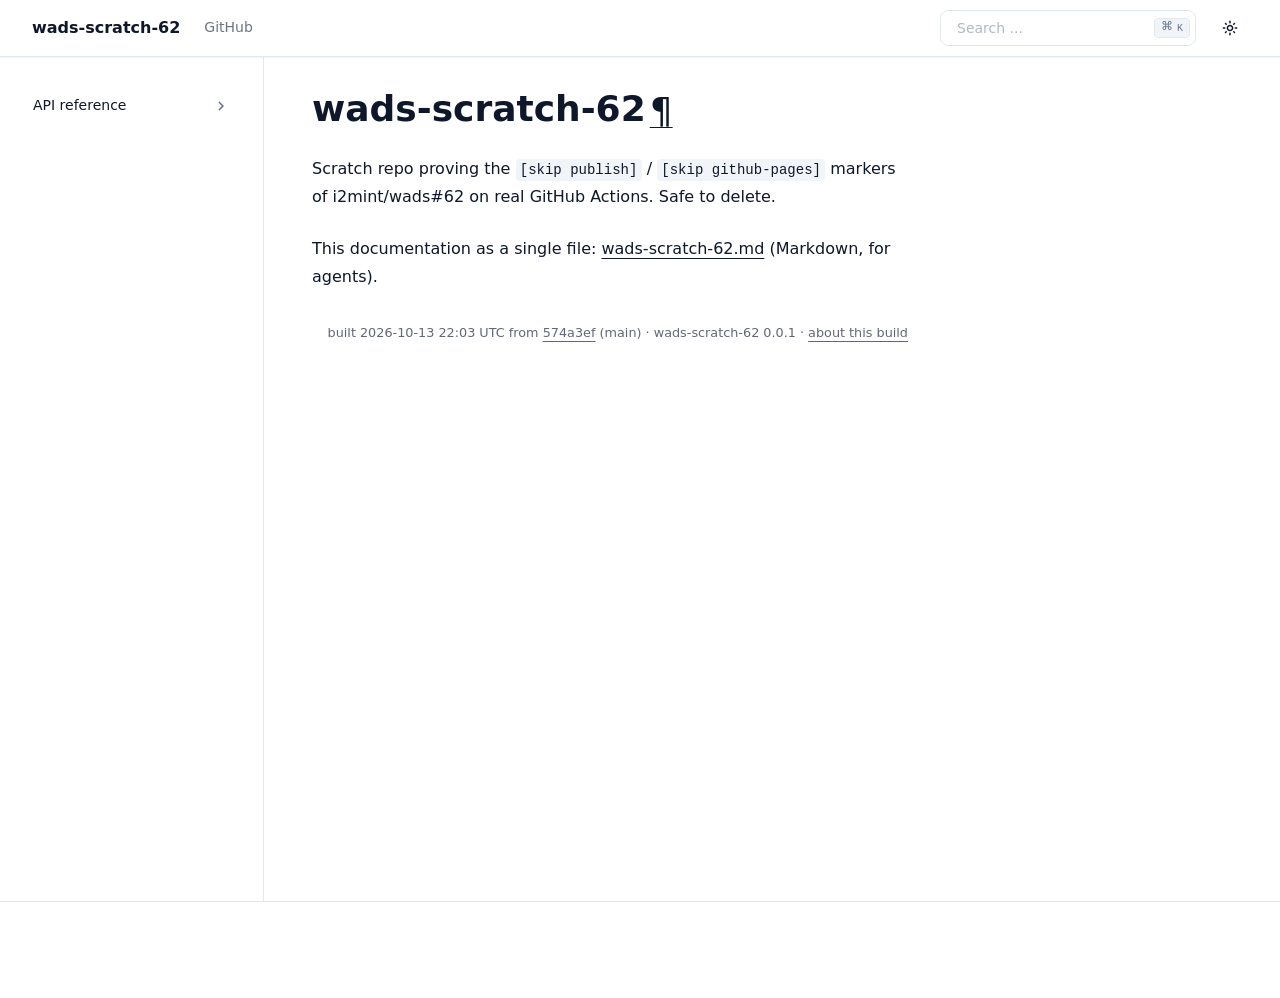
<file: index.html>
<!DOCTYPE html>

<html :class="{ 'dark' : darkMode === true }" data-content_root="./" lang="en" x-data="{ darkMode: $persist(window.matchMedia('(prefers-color-scheme: dark)').matches), activeSection: ''}">
<head>
<script>
    (function () {
      // Set initial color scheme
      if ((localStorage.getItem("_x_darkMode") === "true") || (window.matchMedia("(prefers-color-scheme: dark)").matches)) {
        document.documentElement.classList.add("dark");
      }

      // Watch for media preference changes
      window.matchMedia("(prefers-color-scheme: dark)").addEventListener("change", (event) => {
        localStorage.setItem("_x_darkMode", event.matches);
        document.documentElement.classList.toggle("dark", event.matches);
      });
    })();
  </script>
<meta content="width=device-width, initial-scale=1.0" name="viewport"/>
<meta charset="utf-8"/>
<meta content="#ffffff" media="(prefers-color-scheme: light)" name="theme-color"/>
<meta content="#030711" media="(prefers-color-scheme: dark)" name="theme-color"/>
<meta content="width=device-width, initial-scale=1" name="viewport"/>
<link href="index.html.md" rel="alternate" type="text/markdown"/>
<link href="llms.txt" rel="describedby" type="text/markdown"/>
<link href="index.html.md" rel="alternate" type="text/markdown"/>
<link href="llms.txt" rel="describedby"/>
<title>wads-scratch-62</title>
<meta content="wads-scratch-62" property="og:title"/>
<meta content="wads-scratch-62" name="twitter:title"/>
<link href="_static/pygments.css?v=d75fae25" rel="stylesheet" type="text/css"/>
<link href="_static/theme.css?v=d6d7c91b" rel="stylesheet" type="text/css"/>
<link href="_static/copybutton.css?v=76b2166b" rel="stylesheet" type="text/css"/>
<link href="_static/epythet.css?v=46d56a7f" rel="stylesheet" type="text/css"/>
<link href="search.html" rel="search" title="Search"/>
<link href="genindex.html" rel="index" title="Index"/>
<link href="api.html" rel="next" title="API reference"/>
</head>
<body :class="{ 'overflow-hidden': showSidebar }" class="min-h-screen font-sans antialiased bg-background text-foreground" x-data="{ showSidebar: false, showScrollTop: false }">
<div @click.self="showSidebar = false" class="fixed inset-0 z-50 overflow-hidden bg-background/80 backdrop-blur-sm md:hidden" x-cloak="" x-show="showSidebar"></div><div class="relative flex flex-col min-h-screen" id="page"><a class="absolute top-0 left-0 z-[100] block bg-background p-4 text-xl transition -translate-x-full opacity-0 focus:translate-x-0 focus:opacity-100" href="#content">
      Skip to content
    </a><header class="sticky top-0 z-40 w-full border-b shadow-xs border-border bg-background/90 backdrop-blur"><div class="container flex items-center h-14">
<div class="hidden mr-4 md:flex">
<a class="flex items-center mr-6" href="#"><span class="hidden font-bold sm:inline-block text-clip whitespace-nowrap">wads-scratch-62</span>
</a><nav class="flex items-center gap-6 text-sm font-medium">
<a class="transition-colors hover:text-foreground/80 text-foreground/60" href="https://github.com/thorwhalen/wads-scratch-62" rel="noopener nofollow">GitHub</a>
</nav></div><button @click="showSidebar = true" class="inline-flex items-center justify-center h-10 px-0 py-2 mr-2 text-base font-medium transition-colors rounded-md hover:text-accent-foreground hover:bg-transparent md:hidden" type="button">
<svg aria-hidden="true" fill="currentColor" height="24" viewbox="0 96 960 960" width="24" xmlns="http://www.w3.org/2000/svg">
<path d="M152.587 825.087q-19.152 0-32.326-13.174t-13.174-32.326q0-19.152 13.174-32.326t32.326-13.174h440q19.152 0 32.326 13.174t13.174 32.326q0 19.152-13.174 32.326t-32.326 13.174h-440Zm0-203.587q-19.152 0-32.326-13.174T107.087 576q0-19.152 13.174-32.326t32.326-13.174h320q19.152 0 32.326 13.174T518.087 576q0 19.152-13.174 32.326T472.587 621.5h-320Zm0-203.587q-19.152 0-32.326-13.174t-13.174-32.326q0-19.152 13.174-32.326t32.326-13.174h440q19.152 0 32.326 13.174t13.174 32.326q0 19.152-13.174 32.326t-32.326 13.174h-440ZM708.913 576l112.174 112.174q12.674 12.674 12.674 31.826t-12.674 31.826Q808.413 764.5 789.261 764.5t-31.826-12.674l-144-144Q600 594.391 600 576t13.435-31.826l144-144q12.674-12.674 31.826-12.674t31.826 12.674q12.674 12.674 12.674 31.826t-12.674 31.826L708.913 576Z"></path>
</svg>
<span class="sr-only">Toggle navigation menu</span>
</button>
<div class="flex items-center justify-between flex-1 gap-2 sm:gap-4 md:justify-end">
<div class="flex-1 w-full md:w-auto md:flex-none"><form @keydown.k.window.meta="$refs.search.focus()" action="search.html" class="relative flex items-center group" id="searchbox" method="get">
<input aria-label="Search the docs" class="inline-flex items-center font-medium transition-colors bg-transparent focus-visible:outline-none focus-visible:ring-2 focus-visible:ring-ring focus-visible:ring-offset-2 ring-offset-background border border-input hover:bg-accent focus:bg-accent hover:text-accent-foreground focus:text-accent-foreground hover:placeholder-accent-foreground py-2 px-4 relative h-9 w-full justify-start rounded-[0.5rem] text-sm text-muted-foreground sm:pr-12 md:w-40 lg:w-64" id="search-input" name="q" placeholder="Search ..." type="search" x-ref="search"/>
<kbd class="pointer-events-none absolute right-1.5 top-2 hidden h-5 select-none text-muted-foreground items-center gap-1 rounded border border-border bg-muted px-1.5 font-mono text-[10px] font-medium opacity-100 sm:flex group-hover:bg-accent group-hover:text-accent-foreground">
<span class="text-xs">⌘</span>
    K
  </kbd>
</form>
</div>
<nav class="flex items-center gap-1">
<button @click="darkMode = !darkMode" class="relative inline-flex items-center justify-center px-0 text-sm font-medium transition-colors rounded-md hover:bg-accent hover:text-accent-foreground h-9 w-9" title="Toggle color scheme" type="button">
<svg class="absolute transition-all scale-100 rotate-0 dark:-rotate-90 dark:scale-0" fill="currentColor" height="16" viewbox="0 96 960 960" width="16" xmlns="http://www.w3.org/2000/svg">
<path d="M480 685q45.456 0 77.228-31.772Q589 621.456 589 576q0-45.456-31.772-77.228Q525.456 467 480 467q-45.456 0-77.228 31.772Q371 530.544 371 576q0 45.456 31.772 77.228Q434.544 685 480 685Zm0 91q-83 0-141.5-58.5T280 576q0-83 58.5-141.5T480 376q83 0 141.5 58.5T680 576q0 83-58.5 141.5T480 776ZM80 621.5q-19.152 0-32.326-13.174T34.5 576q0-19.152 13.174-32.326T80 530.5h80q19.152 0 32.326 13.174T205.5 576q0 19.152-13.174 32.326T160 621.5H80Zm720 0q-19.152 0-32.326-13.174T754.5 576q0-19.152 13.174-32.326T800 530.5h80q19.152 0 32.326 13.174T925.5 576q0 19.152-13.174 32.326T880 621.5h-80Zm-320-320q-19.152 0-32.326-13.174T434.5 256v-80q0-19.152 13.174-32.326T480 130.5q19.152 0 32.326 13.174T525.5 176v80q0 19.152-13.174 32.326T480 301.5Zm0 720q-19.152 0-32.326-13.17Q434.5 995.152 434.5 976v-80q0-19.152 13.174-32.326T480 850.5q19.152 0 32.326 13.174T525.5 896v80q0 19.152-13.174 32.33-13.174 13.17-32.326 13.17ZM222.174 382.065l-43-42Q165.5 327.391 166 308.239t13.174-33.065q13.435-13.674 32.587-13.674t32.065 13.674l42.239 43q12.674 13.435 12.555 31.706-.12 18.272-12.555 31.946-12.674 13.674-31.445 13.413-18.772-.261-32.446-13.174Zm494 494.761-42.239-43q-12.674-13.435-12.674-32.087t12.674-31.565Q686.609 756.5 705.38 757q18.772.5 32.446 13.174l43 41.761Q794.5 824.609 794 843.761t-13.174 33.065Q767.391 890.5 748.239 890.5t-32.065-13.674Zm-42-494.761Q660.5 369.391 661 350.62q.5-18.772 13.174-32.446l41.761-43Q728.609 261.5 747.761 262t33.065 13.174q13.674 13.435 13.674 32.587t-13.674 32.065l-43 42.239q-13.435 12.674-31.706 12.555-18.272-.12-31.946-12.555Zm-495 494.761Q165.5 863.391 165.5 844.239t13.674-32.065l43-42.239q13.435-12.674 32.087-12.674t31.565 12.674Q299.5 782.609 299 801.38q-.5 18.772-13.174 32.446l-41.761 43Q231.391 890.5 212.239 890t-33.065-13.174ZM480 576Z"></path>
</svg>
<svg class="absolute transition-all scale-0 rotate-90 dark:rotate-0 dark:scale-100" fill="currentColor" height="16" viewbox="0 96 960 960" width="16" xmlns="http://www.w3.org/2000/svg">
<path d="M480 936q-151 0-255.5-104.5T120 576q0-138 90-239.5T440 218q25-3 39 18t-1 44q-17 26-25.5 55t-8.5 61q0 90 63 153t153 63q31 0 61.5-9t54.5-25q21-14 43-1.5t19 39.5q-14 138-117.5 229T480 936Zm0-80q88 0 158-48.5T740 681q-20 5-40 8t-40 3q-123 0-209.5-86.5T364 396q0-20 3-40t8-40q-78 32-126.5 102T200 576q0 116 82 198t198 82Zm-10-270Z"></path>
</svg>
</button>
</nav>
</div>
</div>
</header>
<div class="flex-1"><div class="container md:grid md:grid-cols-[220px_minmax(0,1fr)] md:gap-6 lg:grid-cols-[240px_minmax(0,1fr)] lg:gap-10"><aside :aria-hidden="!showSidebar" :class="{ 'translate-x-0': showSidebar }" class="fixed inset-y-0 left-0 md:top-14 z-50 md:z-30 bg-background md:bg-transparent transition-all duration-100 -translate-x-full md:translate-x-0 ml-0 p-6 md:p-0 md:-ml-2 md:h-[calc(100vh-3.5rem)] w-5/6 md:w-full overflow-y-auto border-r border-border md:sticky" id="left-sidebar">
<a class="justify-start text-sm md:!hidden bg-background" href="#"><span class="font-bold text-clip whitespace-nowrap">wads-scratch-62</span>
</a>
<div class="relative overflow-hidden md:overflow-auto my-4 md:my-0">
<div class="overflow-y-auto h-full w-full relative pr-6"><nav class="flex md:hidden flex-col font-medium mt-4">
<a href="https://github.com/thorwhalen/wads-scratch-62" rel="nofollow noopener">GitHub</a>
</nav><nav class="table w-full min-w-full my-6 lg:my-8">
<ul>
<li class="toctree-l1" x-data="{ expanded: $el.classList.contains('current') ? true : false }"><a :class="{ 'expanded' : expanded }" @click="expanded = !expanded" class="reference internal expandable" href="api.html">API reference<button @click.prevent.stop="expanded = !expanded" type="button" x-cloak=""><span class="sr-only"></span><svg fill="currentColor" height="18px" stroke="none" viewbox="0 0 24 24" width="18px" xmlns="http://www.w3.org/2000/svg"><path d="M10 6L8.59 7.41 13.17 12l-4.58 4.59L10 18l6-6z"></path></svg></button></a><ul x-cloak="" x-show="expanded">
<li class="toctree-l2"><a class="reference internal" href="_autosummary/wads_scratch_62.html">wads_scratch_62</a></li>
</ul>
</li>
</ul>
</nav>
</div>
</div>
<button @click="showSidebar = false" class="absolute md:hidden right-4 top-4 rounded-sm opacity-70 transition-opacity hover:opacity-100" type="button">
<svg class="h-4 w-4" fill="currentColor" height="24" stroke="none" viewbox="0 96 960 960" width="24" xmlns="http://www.w3.org/2000/svg">
<path d="M480 632 284 828q-11 11-28 11t-28-11q-11-11-11-28t11-28l196-196-196-196q-11-11-11-28t11-28q11-11 28-11t28 11l196 196 196-196q11-11 28-11t28 11q11 11 11 28t-11 28L536 576l196 196q11 11 11 28t-11 28q-11 11-28 11t-28-11L480 632Z"></path>
</svg>
</button>
</aside>
<main class="relative py-6 lg:gap-10 lg:py-8 xl:grid xl:grid-cols-[1fr_300px]">
<div class="w-full min-w-0 mx-auto">
<div id="content" role="main">

<section id="wads-scratch-62">
<h1>wads-scratch-62<a @click.prevent="window.navigator.clipboard.writeText($el.href); $el.setAttribute('data-tooltip', 'Copied!'); setTimeout(() =&gt; $el.setAttribute('data-tooltip', 'Copy link to this element'), 2000)" aria-label="Copy link to this element" class="headerlink" data-tooltip="Copy link to this element" href="#wads-scratch-62">¶</a></h1>
<p>Scratch repo proving the <code class="docutils literal notranslate"><span class="pre">[skip</span> <span class="pre">publish]</span></code> / <code class="docutils literal notranslate"><span class="pre">[skip</span> <span class="pre">github-pages]</span></code> markers of i2mint/wads#62 on real GitHub Actions. Safe to delete.</p>
<p class="epythet-aggregates">This documentation as a single file: <a href="wads-scratch-62.md">wads-scratch-62.md</a> (Markdown, for agents).</p>

</section>
<p class="epythet-provenance" style="font-size:.8em;opacity:.65;margin-top:2.5em;text-align:right">built 2026-10-13 22:03 UTC from <a href="https://github.com/thorwhalen/wads-scratch-62/commit/574a3efec0c2841d0f9a4075ccb06851d04b25eb">574a3ef</a> (main) · wads-scratch-62 0.0.1 · <a href="about-this-build.html">about this build</a></p>
</div></div>
</main>
</div>
</div><footer class="py-6 border-t border-border md:py-0">
<div class="container flex flex-col items-center justify-between gap-4 md:h-24 md:flex-row">
<div class="flex flex-col items-center gap-4 px-8 md:flex-row md:gap-2 md:px-0">
<p class="text-sm leading-loose text-center text-muted-foreground md:text-left"></p>
</div>
</div>
</footer>
</div>
<script src="_static/documentation_options.js?v=d45e8c67"></script>
<script src="_static/doctools.js?v=fd6eb6e6"></script>
<script src="_static/sphinx_highlight.js?v=6ffebe34"></script>
<script src="_static/clipboard.min.js?v=a7894cd8"></script>
<script src="_static/copybutton.js?v=fd10adb8"></script>
<script defer="defer" src="_static/theme.js?v=5db23cf8"></script>
</body>
</html>
</file>
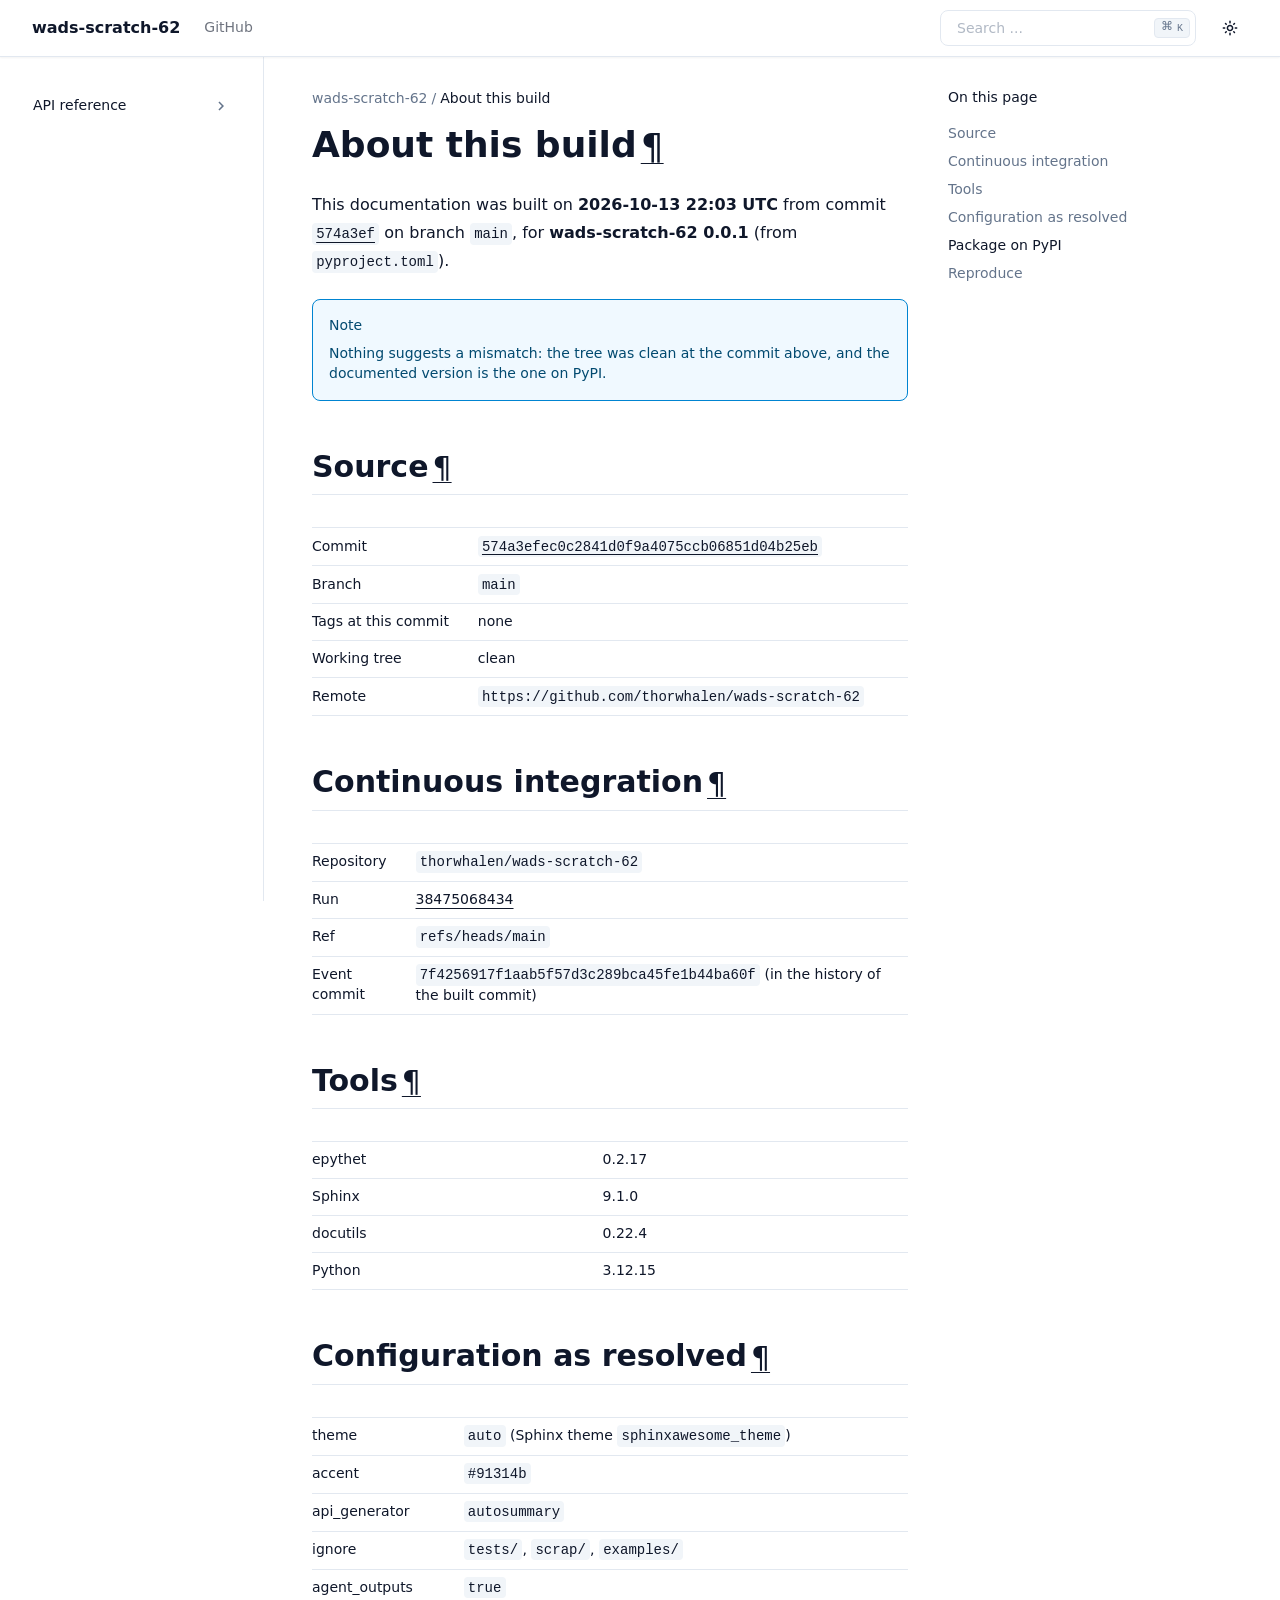
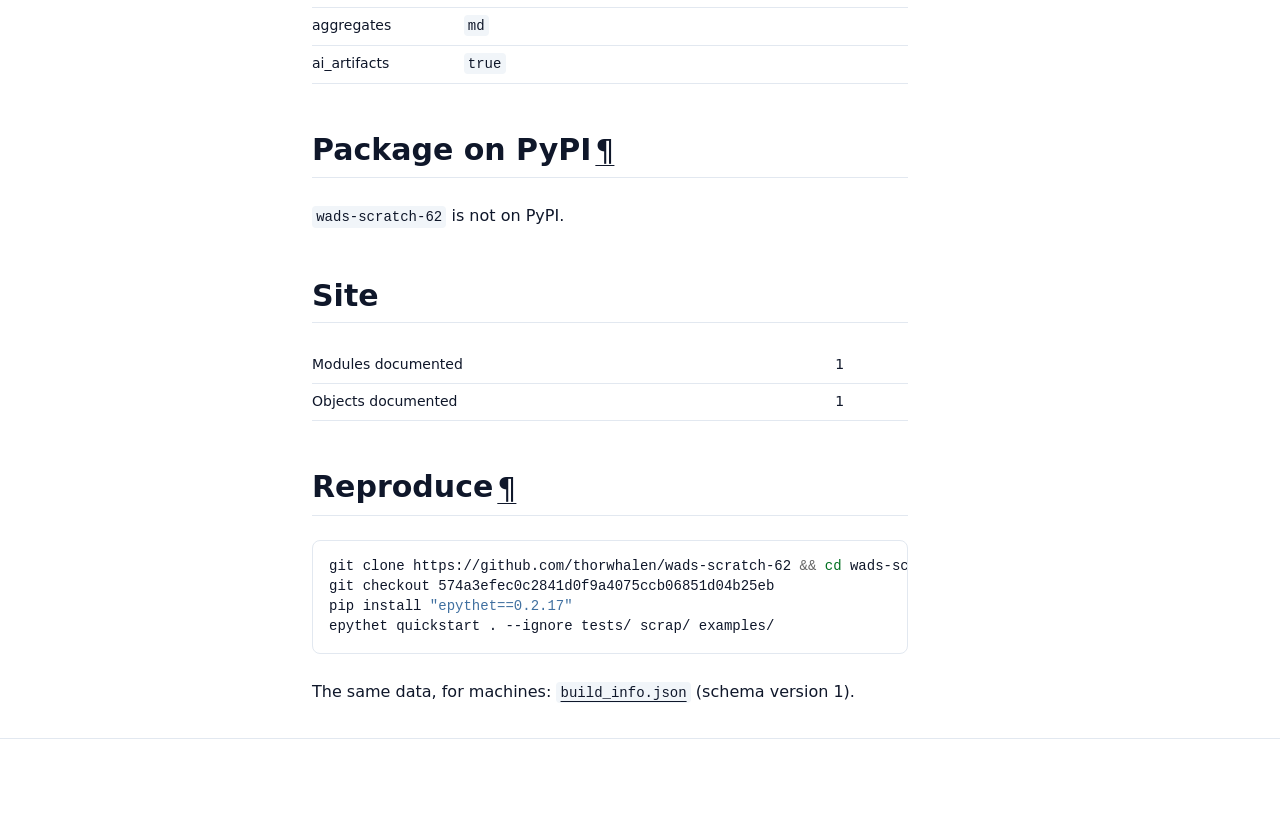
<file: about-this-build.html>
<!DOCTYPE html>

<html :class="{ 'dark' : darkMode === true }" data-content_root="./" lang="en" x-data="{ darkMode: $persist(window.matchMedia('(prefers-color-scheme: dark)').matches), activeSection: ''}">
<head>
<script>
    (function () {
      // Set initial color scheme
      if ((localStorage.getItem("_x_darkMode") === "true") || (window.matchMedia("(prefers-color-scheme: dark)").matches)) {
        document.documentElement.classList.add("dark");
      }

      // Watch for media preference changes
      window.matchMedia("(prefers-color-scheme: dark)").addEventListener("change", (event) => {
        localStorage.setItem("_x_darkMode", event.matches);
        document.documentElement.classList.toggle("dark", event.matches);
      });
    })();
  </script>
<meta content="width=device-width, initial-scale=1.0" name="viewport"/>
<meta charset="utf-8"/>
<meta content="#ffffff" media="(prefers-color-scheme: light)" name="theme-color"/>
<meta content="#030711" media="(prefers-color-scheme: dark)" name="theme-color"/>
<meta content="width=device-width, initial-scale=1" name="viewport"/>
<link href="about-this-build.html.md" rel="alternate" type="text/markdown"/>
<link href="llms.txt" rel="describedby" type="text/markdown"/>
<link href="about-this-build.html.md" rel="alternate" type="text/markdown"/>
<link href="llms.txt" rel="describedby"/>
<title>About this build | wads-scratch-62</title>
<meta content="About this build | wads-scratch-62" property="og:title"/>
<meta content="About this build | wads-scratch-62" name="twitter:title"/>
<link href="_static/pygments.css?v=d75fae25" rel="stylesheet" type="text/css"/>
<link href="_static/theme.css?v=d6d7c91b" rel="stylesheet" type="text/css"/>
<link href="_static/copybutton.css?v=76b2166b" rel="stylesheet" type="text/css"/>
<link href="_static/epythet.css?v=46d56a7f" rel="stylesheet" type="text/css"/>
<link href="search.html" rel="search" title="Search"/>
<link href="genindex.html" rel="index" title="Index"/>
</head>
<body :class="{ 'overflow-hidden': showSidebar }" class="min-h-screen font-sans antialiased bg-background text-foreground" x-data="{ showSidebar: false, showScrollTop: false }">
<div @click.self="showSidebar = false" class="fixed inset-0 z-50 overflow-hidden bg-background/80 backdrop-blur-sm md:hidden" x-cloak="" x-show="showSidebar"></div><div class="relative flex flex-col min-h-screen" id="page"><a class="absolute top-0 left-0 z-[100] block bg-background p-4 text-xl transition -translate-x-full opacity-0 focus:translate-x-0 focus:opacity-100" href="#content">
      Skip to content
    </a><header class="sticky top-0 z-40 w-full border-b shadow-xs border-border bg-background/90 backdrop-blur"><div class="container flex items-center h-14">
<div class="hidden mr-4 md:flex">
<a class="flex items-center mr-6" href="index.html"><span class="hidden font-bold sm:inline-block text-clip whitespace-nowrap">wads-scratch-62</span>
</a><nav class="flex items-center gap-6 text-sm font-medium">
<a class="transition-colors hover:text-foreground/80 text-foreground/60" href="https://github.com/thorwhalen/wads-scratch-62" rel="noopener nofollow">GitHub</a>
</nav></div><button @click="showSidebar = true" class="inline-flex items-center justify-center h-10 px-0 py-2 mr-2 text-base font-medium transition-colors rounded-md hover:text-accent-foreground hover:bg-transparent md:hidden" type="button">
<svg aria-hidden="true" fill="currentColor" height="24" viewbox="0 96 960 960" width="24" xmlns="http://www.w3.org/2000/svg">
<path d="M152.587 825.087q-19.152 0-32.326-13.174t-13.174-32.326q0-19.152 13.174-32.326t32.326-13.174h440q19.152 0 32.326 13.174t13.174 32.326q0 19.152-13.174 32.326t-32.326 13.174h-440Zm0-203.587q-19.152 0-32.326-13.174T107.087 576q0-19.152 13.174-32.326t32.326-13.174h320q19.152 0 32.326 13.174T518.087 576q0 19.152-13.174 32.326T472.587 621.5h-320Zm0-203.587q-19.152 0-32.326-13.174t-13.174-32.326q0-19.152 13.174-32.326t32.326-13.174h440q19.152 0 32.326 13.174t13.174 32.326q0 19.152-13.174 32.326t-32.326 13.174h-440ZM708.913 576l112.174 112.174q12.674 12.674 12.674 31.826t-12.674 31.826Q808.413 764.5 789.261 764.5t-31.826-12.674l-144-144Q600 594.391 600 576t13.435-31.826l144-144q12.674-12.674 31.826-12.674t31.826 12.674q12.674 12.674 12.674 31.826t-12.674 31.826L708.913 576Z"></path>
</svg>
<span class="sr-only">Toggle navigation menu</span>
</button>
<div class="flex items-center justify-between flex-1 gap-2 sm:gap-4 md:justify-end">
<div class="flex-1 w-full md:w-auto md:flex-none"><form @keydown.k.window.meta="$refs.search.focus()" action="search.html" class="relative flex items-center group" id="searchbox" method="get">
<input aria-label="Search the docs" class="inline-flex items-center font-medium transition-colors bg-transparent focus-visible:outline-none focus-visible:ring-2 focus-visible:ring-ring focus-visible:ring-offset-2 ring-offset-background border border-input hover:bg-accent focus:bg-accent hover:text-accent-foreground focus:text-accent-foreground hover:placeholder-accent-foreground py-2 px-4 relative h-9 w-full justify-start rounded-[0.5rem] text-sm text-muted-foreground sm:pr-12 md:w-40 lg:w-64" id="search-input" name="q" placeholder="Search ..." type="search" x-ref="search"/>
<kbd class="pointer-events-none absolute right-1.5 top-2 hidden h-5 select-none text-muted-foreground items-center gap-1 rounded border border-border bg-muted px-1.5 font-mono text-[10px] font-medium opacity-100 sm:flex group-hover:bg-accent group-hover:text-accent-foreground">
<span class="text-xs">⌘</span>
    K
  </kbd>
</form>
</div>
<nav class="flex items-center gap-1">
<button @click="darkMode = !darkMode" class="relative inline-flex items-center justify-center px-0 text-sm font-medium transition-colors rounded-md hover:bg-accent hover:text-accent-foreground h-9 w-9" title="Toggle color scheme" type="button">
<svg class="absolute transition-all scale-100 rotate-0 dark:-rotate-90 dark:scale-0" fill="currentColor" height="16" viewbox="0 96 960 960" width="16" xmlns="http://www.w3.org/2000/svg">
<path d="M480 685q45.456 0 77.228-31.772Q589 621.456 589 576q0-45.456-31.772-77.228Q525.456 467 480 467q-45.456 0-77.228 31.772Q371 530.544 371 576q0 45.456 31.772 77.228Q434.544 685 480 685Zm0 91q-83 0-141.5-58.5T280 576q0-83 58.5-141.5T480 376q83 0 141.5 58.5T680 576q0 83-58.5 141.5T480 776ZM80 621.5q-19.152 0-32.326-13.174T34.5 576q0-19.152 13.174-32.326T80 530.5h80q19.152 0 32.326 13.174T205.5 576q0 19.152-13.174 32.326T160 621.5H80Zm720 0q-19.152 0-32.326-13.174T754.5 576q0-19.152 13.174-32.326T800 530.5h80q19.152 0 32.326 13.174T925.5 576q0 19.152-13.174 32.326T880 621.5h-80Zm-320-320q-19.152 0-32.326-13.174T434.5 256v-80q0-19.152 13.174-32.326T480 130.5q19.152 0 32.326 13.174T525.5 176v80q0 19.152-13.174 32.326T480 301.5Zm0 720q-19.152 0-32.326-13.17Q434.5 995.152 434.5 976v-80q0-19.152 13.174-32.326T480 850.5q19.152 0 32.326 13.174T525.5 896v80q0 19.152-13.174 32.33-13.174 13.17-32.326 13.17ZM222.174 382.065l-43-42Q165.5 327.391 166 308.239t13.174-33.065q13.435-13.674 32.587-13.674t32.065 13.674l42.239 43q12.674 13.435 12.555 31.706-.12 18.272-12.555 31.946-12.674 13.674-31.445 13.413-18.772-.261-32.446-13.174Zm494 494.761-42.239-43q-12.674-13.435-12.674-32.087t12.674-31.565Q686.609 756.5 705.38 757q18.772.5 32.446 13.174l43 41.761Q794.5 824.609 794 843.761t-13.174 33.065Q767.391 890.5 748.239 890.5t-32.065-13.674Zm-42-494.761Q660.5 369.391 661 350.62q.5-18.772 13.174-32.446l41.761-43Q728.609 261.5 747.761 262t33.065 13.174q13.674 13.435 13.674 32.587t-13.674 32.065l-43 42.239q-13.435 12.674-31.706 12.555-18.272-.12-31.946-12.555Zm-495 494.761Q165.5 863.391 165.5 844.239t13.674-32.065l43-42.239q13.435-12.674 32.087-12.674t31.565 12.674Q299.5 782.609 299 801.38q-.5 18.772-13.174 32.446l-41.761 43Q231.391 890.5 212.239 890t-33.065-13.174ZM480 576Z"></path>
</svg>
<svg class="absolute transition-all scale-0 rotate-90 dark:rotate-0 dark:scale-100" fill="currentColor" height="16" viewbox="0 96 960 960" width="16" xmlns="http://www.w3.org/2000/svg">
<path d="M480 936q-151 0-255.5-104.5T120 576q0-138 90-239.5T440 218q25-3 39 18t-1 44q-17 26-25.5 55t-8.5 61q0 90 63 153t153 63q31 0 61.5-9t54.5-25q21-14 43-1.5t19 39.5q-14 138-117.5 229T480 936Zm0-80q88 0 158-48.5T740 681q-20 5-40 8t-40 3q-123 0-209.5-86.5T364 396q0-20 3-40t8-40q-78 32-126.5 102T200 576q0 116 82 198t198 82Zm-10-270Z"></path>
</svg>
</button>
</nav>
</div>
</div>
</header>
<div class="flex-1"><div class="container md:grid md:grid-cols-[220px_minmax(0,1fr)] md:gap-6 lg:grid-cols-[240px_minmax(0,1fr)] lg:gap-10"><aside :aria-hidden="!showSidebar" :class="{ 'translate-x-0': showSidebar }" class="fixed inset-y-0 left-0 md:top-14 z-50 md:z-30 bg-background md:bg-transparent transition-all duration-100 -translate-x-full md:translate-x-0 ml-0 p-6 md:p-0 md:-ml-2 md:h-[calc(100vh-3.5rem)] w-5/6 md:w-full overflow-y-auto border-r border-border md:sticky" id="left-sidebar">
<a class="justify-start text-sm md:!hidden bg-background" href="index.html"><span class="font-bold text-clip whitespace-nowrap">wads-scratch-62</span>
</a>
<div class="relative overflow-hidden md:overflow-auto my-4 md:my-0">
<div class="overflow-y-auto h-full w-full relative pr-6"><nav class="flex md:hidden flex-col font-medium mt-4">
<a href="https://github.com/thorwhalen/wads-scratch-62" rel="nofollow noopener">GitHub</a>
</nav><nav class="table w-full min-w-full my-6 lg:my-8">
<ul>
<li class="toctree-l1" x-data="{ expanded: $el.classList.contains('current') ? true : false }"><a :class="{ 'expanded' : expanded }" @click="expanded = !expanded" class="reference internal expandable" href="api.html">API reference<button @click.prevent.stop="expanded = !expanded" type="button" x-cloak=""><span class="sr-only"></span><svg fill="currentColor" height="18px" stroke="none" viewbox="0 0 24 24" width="18px" xmlns="http://www.w3.org/2000/svg"><path d="M10 6L8.59 7.41 13.17 12l-4.58 4.59L10 18l6-6z"></path></svg></button></a><ul x-cloak="" x-show="expanded">
<li class="toctree-l2"><a class="reference internal" href="_autosummary/wads_scratch_62.html">wads_scratch_62</a></li>
</ul>
</li>
</ul>
</nav>
</div>
</div>
<button @click="showSidebar = false" class="absolute md:hidden right-4 top-4 rounded-sm opacity-70 transition-opacity hover:opacity-100" type="button">
<svg class="h-4 w-4" fill="currentColor" height="24" stroke="none" viewbox="0 96 960 960" width="24" xmlns="http://www.w3.org/2000/svg">
<path d="M480 632 284 828q-11 11-28 11t-28-11q-11-11-11-28t11-28l196-196-196-196q-11-11-11-28t11-28q11-11 28-11t28 11l196 196 196-196q11-11 28-11t28 11q11 11 11 28t-11 28L536 576l196 196q11 11 11 28t-11 28q-11 11-28 11t-28-11L480 632Z"></path>
</svg>
</button>
</aside>
<main class="relative py-6 lg:gap-10 lg:py-8 xl:grid xl:grid-cols-[1fr_300px]">
<div class="w-full min-w-0 mx-auto">
<nav aria-label="breadcrumbs" class="flex items-center mb-4 space-x-1 text-sm text-muted-foreground">
<a class="overflow-hidden text-ellipsis whitespace-nowrap hover:text-foreground" href="index.html">
<span class="hidden md:inline">wads-scratch-62</span>
<svg aria-label="Home" class="md:hidden" fill="currentColor" height="18" stroke="none" viewbox="0 96 960 960" width="18" xmlns="http://www.w3.org/2000/svg">
<path d="M240 856h120V616h240v240h120V496L480 316 240 496v360Zm-80 80V456l320-240 320 240v480H520V696h-80v240H160Zm320-350Z"></path>
</svg>
</a>
<div class="mr-1">/</div><span aria-current="page" class="font-medium text-foreground overflow-hidden text-ellipsis whitespace-nowrap">About this build</span>
</nav>
<div id="content" role="main">

<section id="about-this-build">
<h1>About this build<a @click.prevent="window.navigator.clipboard.writeText($el.href); $el.setAttribute('data-tooltip', 'Copied!'); setTimeout(() =&gt; $el.setAttribute('data-tooltip', 'Copy link to this element'), 2000)" aria-label="Copy link to this element" class="headerlink" data-tooltip="Copy link to this element" href="#about-this-build">¶</a></h1>
<p>This documentation was built on <strong>2026-10-13 22:03 UTC</strong> from commit <a href="https://github.com/thorwhalen/wads-scratch-62/commit/574a3efec0c2841d0f9a4075ccb06851d04b25eb"><code>574a3ef</code></a> on branch <code>main</code>, for <strong>wads-scratch-62 0.0.1</strong> (from <code>pyproject.toml</code>).</p>
<div class="admonition note">
<p class="admonition-title">Note</p>
<p>Nothing suggests a mismatch: the tree was clean at the commit above, and the documented version is the one on PyPI.</p>
</div>
<section id="source">
<h2>Source<a @click.prevent="window.navigator.clipboard.writeText($el.href); $el.setAttribute('data-tooltip', 'Copied!'); setTimeout(() =&gt; $el.setAttribute('data-tooltip', 'Copy link to this element'), 2000)" aria-label="Copy link to this element" class="headerlink" data-tooltip="Copy link to this element" href="#source" x-intersect.margin.0%.0%.-70%.0%="activeSection = '#source'">¶</a></h2>
<table class="docutils align-default">
<thead>
<tr class="row-odd"><th class="head"><p></p></th>
<th class="head"><p></p></th>
</tr>
</thead>
<tbody>
<tr class="row-even"><td><p>Commit</p></td>
<td><p><a href="https://github.com/thorwhalen/wads-scratch-62/commit/574a3efec0c2841d0f9a4075ccb06851d04b25eb"><code>574a3efec0c2841d0f9a4075ccb06851d04b25eb</code></a></p></td>
</tr>
<tr class="row-odd"><td><p>Branch</p></td>
<td><p><code>main</code></p></td>
</tr>
<tr class="row-even"><td><p>Tags at this commit</p></td>
<td><p>none</p></td>
</tr>
<tr class="row-odd"><td><p>Working tree</p></td>
<td><p>clean</p></td>
</tr>
<tr class="row-even"><td><p>Remote</p></td>
<td><p><code>https://github.com/thorwhalen/wads-scratch-62</code></p></td>
</tr>
</tbody>
</table>
</section>
<section id="continuous-integration">
<h2>Continuous integration<a @click.prevent="window.navigator.clipboard.writeText($el.href); $el.setAttribute('data-tooltip', 'Copied!'); setTimeout(() =&gt; $el.setAttribute('data-tooltip', 'Copy link to this element'), 2000)" aria-label="Copy link to this element" class="headerlink" data-tooltip="Copy link to this element" href="#continuous-integration" x-intersect.margin.0%.0%.-70%.0%="activeSection = '#continuous-integration'">¶</a></h2>
<table class="docutils align-default">
<thead>
<tr class="row-odd"><th class="head"><p></p></th>
<th class="head"><p></p></th>
</tr>
</thead>
<tbody>
<tr class="row-even"><td><p>Repository</p></td>
<td><p><code>thorwhalen/wads-scratch-62</code></p></td>
</tr>
<tr class="row-odd"><td><p>Run</p></td>
<td><p><a href="https://github.com/thorwhalen/wads-scratch-62/actions/runs/38475068434">38475068434</a></p></td>
</tr>
<tr class="row-even"><td><p>Ref</p></td>
<td><p><code>refs/heads/main</code></p></td>
</tr>
<tr class="row-odd"><td><p>Event commit</p></td>
<td><p><code>7f4256917f1aab5f57d3c289bca45fe1b44ba60f</code> (in the history of the built commit)</p></td>
</tr>
</tbody>
</table>
</section>
<section id="tools">
<h2>Tools<a @click.prevent="window.navigator.clipboard.writeText($el.href); $el.setAttribute('data-tooltip', 'Copied!'); setTimeout(() =&gt; $el.setAttribute('data-tooltip', 'Copy link to this element'), 2000)" aria-label="Copy link to this element" class="headerlink" data-tooltip="Copy link to this element" href="#tools" x-intersect.margin.0%.0%.-70%.0%="activeSection = '#tools'">¶</a></h2>
<table class="docutils align-default">
<thead>
<tr class="row-odd"><th class="head"><p></p></th>
<th class="head"><p></p></th>
</tr>
</thead>
<tbody>
<tr class="row-even"><td><p>epythet</p></td>
<td><p>0.2.17</p></td>
</tr>
<tr class="row-odd"><td><p>Sphinx</p></td>
<td><p>9.1.0</p></td>
</tr>
<tr class="row-even"><td><p>docutils</p></td>
<td><p>0.22.4</p></td>
</tr>
<tr class="row-odd"><td><p>Python</p></td>
<td><p>3.12.15</p></td>
</tr>
</tbody>
</table>
</section>
<section id="configuration-as-resolved">
<h2>Configuration as resolved<a @click.prevent="window.navigator.clipboard.writeText($el.href); $el.setAttribute('data-tooltip', 'Copied!'); setTimeout(() =&gt; $el.setAttribute('data-tooltip', 'Copy link to this element'), 2000)" aria-label="Copy link to this element" class="headerlink" data-tooltip="Copy link to this element" href="#configuration-as-resolved" x-intersect.margin.0%.0%.-70%.0%="activeSection = '#configuration-as-resolved'">¶</a></h2>
<table class="docutils align-default">
<thead>
<tr class="row-odd"><th class="head"><p></p></th>
<th class="head"><p></p></th>
</tr>
</thead>
<tbody>
<tr class="row-even"><td><p>theme</p></td>
<td><p><code>auto</code> (Sphinx theme <code>sphinxawesome_theme</code>)</p></td>
</tr>
<tr class="row-odd"><td><p>accent</p></td>
<td><p><code>#91314b</code></p></td>
</tr>
<tr class="row-even"><td><p>api_generator</p></td>
<td><p><code>autosummary</code></p></td>
</tr>
<tr class="row-odd"><td><p>ignore</p></td>
<td><p><code>tests/</code>, <code>scrap/</code>, <code>examples/</code></p></td>
</tr>
<tr class="row-even"><td><p>agent_outputs</p></td>
<td><p><code>true</code></p></td>
</tr>
<tr class="row-odd"><td><p>aggregates</p></td>
<td><p><code>md</code></p></td>
</tr>
<tr class="row-even"><td><p>ai_artifacts</p></td>
<td><p><code>true</code></p></td>
</tr>
</tbody>
</table>
</section>
<section id="package-on-pypi">
<h2>Package on PyPI<a @click.prevent="window.navigator.clipboard.writeText($el.href); $el.setAttribute('data-tooltip', 'Copied!'); setTimeout(() =&gt; $el.setAttribute('data-tooltip', 'Copy link to this element'), 2000)" aria-label="Copy link to this element" class="headerlink" data-tooltip="Copy link to this element" href="#package-on-pypi" x-intersect.margin.0%.0%.-70%.0%="activeSection = '#package-on-pypi'">¶</a></h2>
<p><code>wads-scratch-62</code> is not on PyPI.</p>
</section>
<section id="site"><h2>Site</h2><table class="docutils align-default"><tbody><tr><td><p>Modules documented</p></td><td><p>1</p></td></tr><tr><td><p>Objects documented</p></td><td><p>1</p></td></tr></tbody></table></section>
<section id="reproduce">
<h2>Reproduce<a @click.prevent="window.navigator.clipboard.writeText($el.href); $el.setAttribute('data-tooltip', 'Copied!'); setTimeout(() =&gt; $el.setAttribute('data-tooltip', 'Copy link to this element'), 2000)" aria-label="Copy link to this element" class="headerlink" data-tooltip="Copy link to this element" href="#reproduce" x-intersect.margin.0%.0%.-70%.0%="activeSection = '#reproduce'">¶</a></h2>
<div class="highlight-bash notranslate"><div class="highlight"><pre><span></span><code><span id="line-1">git<span class="w"> </span>clone<span class="w"> </span>https://github.com/thorwhalen/wads-scratch-62<span class="w"> </span><span class="o">&amp;&amp;</span><span class="w"> </span><span class="nb">cd</span><span class="w"> </span>wads-scratch-62
</span><span id="line-2">git<span class="w"> </span>checkout<span class="w"> </span>574a3efec0c2841d0f9a4075ccb06851d04b25eb
</span><span id="line-3">pip<span class="w"> </span>install<span class="w"> </span><span class="s2">"epythet==0.2.17"</span>
</span><span id="line-4">epythet<span class="w"> </span>quickstart<span class="w"> </span>.<span class="w"> </span>--ignore<span class="w"> </span>tests/<span class="w"> </span>scrap/<span class="w"> </span>examples/
</span></code></pre></div>
</div>
<p>The same data, for machines: <a href="build_info.json"><code>build_info.json</code></a> (schema version 1).</p>
</section>
</section>
</div></div><aside class="hidden text-sm xl:block" id="right-sidebar">
<div class="sticky top-16 -mt-10 max-h-[calc(100vh-5rem)] h-full overflow-y-auto pt-6 space-y-2"><p class="font-medium">On this page</p>
<ul>
<li><a :data-current="activeSection === '#source'" class="reference internal" href="#source">Source</a></li>
<li><a :data-current="activeSection === '#continuous-integration'" class="reference internal" href="#continuous-integration">Continuous integration</a></li>
<li><a :data-current="activeSection === '#tools'" class="reference internal" href="#tools">Tools</a></li>
<li><a :data-current="activeSection === '#configuration-as-resolved'" class="reference internal" href="#configuration-as-resolved">Configuration as resolved</a></li>
<li><a :data-current="activeSection === '#package-on-pypi'" class="reference internal" href="#package-on-pypi">Package on PyPI</a></li>
<li><a :data-current="activeSection === '#reproduce'" class="reference internal" href="#reproduce">Reproduce</a></li>
</ul>
</div>
</aside>
</main>
</div>
</div><footer class="py-6 border-t border-border md:py-0">
<div class="container flex flex-col items-center justify-between gap-4 md:h-24 md:flex-row">
<div class="flex flex-col items-center gap-4 px-8 md:flex-row md:gap-2 md:px-0">
<p class="text-sm leading-loose text-center text-muted-foreground md:text-left"></p>
</div>
</div>
</footer>
</div>
<script src="_static/documentation_options.js?v=d45e8c67"></script>
<script src="_static/doctools.js?v=fd6eb6e6"></script>
<script src="_static/sphinx_highlight.js?v=6ffebe34"></script>
<script src="_static/clipboard.min.js?v=a7894cd8"></script>
<script src="_static/copybutton.js?v=fd10adb8"></script>
<script defer="defer" src="_static/theme.js?v=5db23cf8"></script>
</body>
</html>
</file>
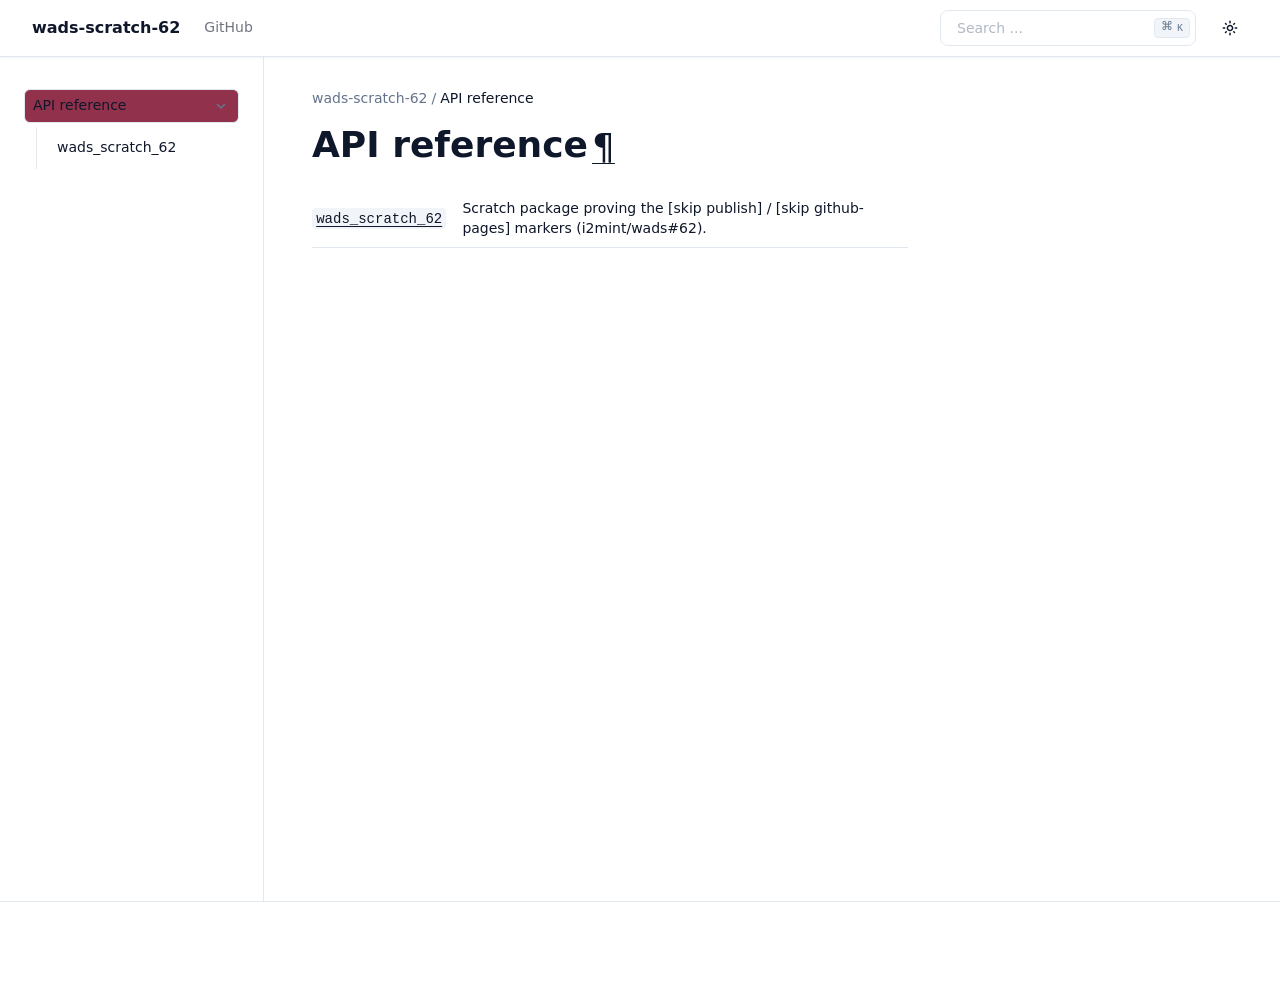
<file: api.html>
<!DOCTYPE html>

<html :class="{ 'dark' : darkMode === true }" data-content_root="./" lang="en" x-data="{ darkMode: $persist(window.matchMedia('(prefers-color-scheme: dark)').matches), activeSection: ''}">
<head>
<script>
    (function () {
      // Set initial color scheme
      if ((localStorage.getItem("_x_darkMode") === "true") || (window.matchMedia("(prefers-color-scheme: dark)").matches)) {
        document.documentElement.classList.add("dark");
      }

      // Watch for media preference changes
      window.matchMedia("(prefers-color-scheme: dark)").addEventListener("change", (event) => {
        localStorage.setItem("_x_darkMode", event.matches);
        document.documentElement.classList.toggle("dark", event.matches);
      });
    })();
  </script>
<meta content="width=device-width, initial-scale=1.0" name="viewport"/>
<meta charset="utf-8"/>
<meta content="#ffffff" media="(prefers-color-scheme: light)" name="theme-color"/>
<meta content="#030711" media="(prefers-color-scheme: dark)" name="theme-color"/>
<meta content="width=device-width, initial-scale=1" name="viewport"/>
<link href="api.html.md" rel="alternate" type="text/markdown"/>
<link href="llms.txt" rel="describedby" type="text/markdown"/>
<link href="api.html.md" rel="alternate" type="text/markdown"/>
<link href="llms.txt" rel="describedby"/>
<title>API reference | wads-scratch-62</title>
<meta content="API reference | wads-scratch-62" property="og:title"/>
<meta content="API reference | wads-scratch-62" name="twitter:title"/>
<link href="_static/pygments.css?v=d75fae25" rel="stylesheet" type="text/css"/>
<link href="_static/theme.css?v=d6d7c91b" rel="stylesheet" type="text/css"/>
<link href="_static/copybutton.css?v=76b2166b" rel="stylesheet" type="text/css"/>
<link href="_static/epythet.css?v=46d56a7f" rel="stylesheet" type="text/css"/>
<link href="search.html" rel="search" title="Search"/>
<link href="genindex.html" rel="index" title="Index"/>
<link href="_autosummary/wads_scratch_62.html" rel="next" title="wads_scratch_62"/>
<link href="index.html" rel="prev" title="wads-scratch-62"/>
</head>
<body :class="{ 'overflow-hidden': showSidebar }" class="min-h-screen font-sans antialiased bg-background text-foreground" x-data="{ showSidebar: false, showScrollTop: false }">
<div @click.self="showSidebar = false" class="fixed inset-0 z-50 overflow-hidden bg-background/80 backdrop-blur-sm md:hidden" x-cloak="" x-show="showSidebar"></div><div class="relative flex flex-col min-h-screen" id="page"><a class="absolute top-0 left-0 z-[100] block bg-background p-4 text-xl transition -translate-x-full opacity-0 focus:translate-x-0 focus:opacity-100" href="#content">
      Skip to content
    </a><header class="sticky top-0 z-40 w-full border-b shadow-xs border-border bg-background/90 backdrop-blur"><div class="container flex items-center h-14">
<div class="hidden mr-4 md:flex">
<a class="flex items-center mr-6" href="index.html"><span class="hidden font-bold sm:inline-block text-clip whitespace-nowrap">wads-scratch-62</span>
</a><nav class="flex items-center gap-6 text-sm font-medium">
<a class="transition-colors hover:text-foreground/80 text-foreground/60" href="https://github.com/thorwhalen/wads-scratch-62" rel="noopener nofollow">GitHub</a>
</nav></div><button @click="showSidebar = true" class="inline-flex items-center justify-center h-10 px-0 py-2 mr-2 text-base font-medium transition-colors rounded-md hover:text-accent-foreground hover:bg-transparent md:hidden" type="button">
<svg aria-hidden="true" fill="currentColor" height="24" viewbox="0 96 960 960" width="24" xmlns="http://www.w3.org/2000/svg">
<path d="M152.587 825.087q-19.152 0-32.326-13.174t-13.174-32.326q0-19.152 13.174-32.326t32.326-13.174h440q19.152 0 32.326 13.174t13.174 32.326q0 19.152-13.174 32.326t-32.326 13.174h-440Zm0-203.587q-19.152 0-32.326-13.174T107.087 576q0-19.152 13.174-32.326t32.326-13.174h320q19.152 0 32.326 13.174T518.087 576q0 19.152-13.174 32.326T472.587 621.5h-320Zm0-203.587q-19.152 0-32.326-13.174t-13.174-32.326q0-19.152 13.174-32.326t32.326-13.174h440q19.152 0 32.326 13.174t13.174 32.326q0 19.152-13.174 32.326t-32.326 13.174h-440ZM708.913 576l112.174 112.174q12.674 12.674 12.674 31.826t-12.674 31.826Q808.413 764.5 789.261 764.5t-31.826-12.674l-144-144Q600 594.391 600 576t13.435-31.826l144-144q12.674-12.674 31.826-12.674t31.826 12.674q12.674 12.674 12.674 31.826t-12.674 31.826L708.913 576Z"></path>
</svg>
<span class="sr-only">Toggle navigation menu</span>
</button>
<div class="flex items-center justify-between flex-1 gap-2 sm:gap-4 md:justify-end">
<div class="flex-1 w-full md:w-auto md:flex-none"><form @keydown.k.window.meta="$refs.search.focus()" action="search.html" class="relative flex items-center group" id="searchbox" method="get">
<input aria-label="Search the docs" class="inline-flex items-center font-medium transition-colors bg-transparent focus-visible:outline-none focus-visible:ring-2 focus-visible:ring-ring focus-visible:ring-offset-2 ring-offset-background border border-input hover:bg-accent focus:bg-accent hover:text-accent-foreground focus:text-accent-foreground hover:placeholder-accent-foreground py-2 px-4 relative h-9 w-full justify-start rounded-[0.5rem] text-sm text-muted-foreground sm:pr-12 md:w-40 lg:w-64" id="search-input" name="q" placeholder="Search ..." type="search" x-ref="search"/>
<kbd class="pointer-events-none absolute right-1.5 top-2 hidden h-5 select-none text-muted-foreground items-center gap-1 rounded border border-border bg-muted px-1.5 font-mono text-[10px] font-medium opacity-100 sm:flex group-hover:bg-accent group-hover:text-accent-foreground">
<span class="text-xs">⌘</span>
    K
  </kbd>
</form>
</div>
<nav class="flex items-center gap-1">
<button @click="darkMode = !darkMode" class="relative inline-flex items-center justify-center px-0 text-sm font-medium transition-colors rounded-md hover:bg-accent hover:text-accent-foreground h-9 w-9" title="Toggle color scheme" type="button">
<svg class="absolute transition-all scale-100 rotate-0 dark:-rotate-90 dark:scale-0" fill="currentColor" height="16" viewbox="0 96 960 960" width="16" xmlns="http://www.w3.org/2000/svg">
<path d="M480 685q45.456 0 77.228-31.772Q589 621.456 589 576q0-45.456-31.772-77.228Q525.456 467 480 467q-45.456 0-77.228 31.772Q371 530.544 371 576q0 45.456 31.772 77.228Q434.544 685 480 685Zm0 91q-83 0-141.5-58.5T280 576q0-83 58.5-141.5T480 376q83 0 141.5 58.5T680 576q0 83-58.5 141.5T480 776ZM80 621.5q-19.152 0-32.326-13.174T34.5 576q0-19.152 13.174-32.326T80 530.5h80q19.152 0 32.326 13.174T205.5 576q0 19.152-13.174 32.326T160 621.5H80Zm720 0q-19.152 0-32.326-13.174T754.5 576q0-19.152 13.174-32.326T800 530.5h80q19.152 0 32.326 13.174T925.5 576q0 19.152-13.174 32.326T880 621.5h-80Zm-320-320q-19.152 0-32.326-13.174T434.5 256v-80q0-19.152 13.174-32.326T480 130.5q19.152 0 32.326 13.174T525.5 176v80q0 19.152-13.174 32.326T480 301.5Zm0 720q-19.152 0-32.326-13.17Q434.5 995.152 434.5 976v-80q0-19.152 13.174-32.326T480 850.5q19.152 0 32.326 13.174T525.5 896v80q0 19.152-13.174 32.33-13.174 13.17-32.326 13.17ZM222.174 382.065l-43-42Q165.5 327.391 166 308.239t13.174-33.065q13.435-13.674 32.587-13.674t32.065 13.674l42.239 43q12.674 13.435 12.555 31.706-.12 18.272-12.555 31.946-12.674 13.674-31.445 13.413-18.772-.261-32.446-13.174Zm494 494.761-42.239-43q-12.674-13.435-12.674-32.087t12.674-31.565Q686.609 756.5 705.38 757q18.772.5 32.446 13.174l43 41.761Q794.5 824.609 794 843.761t-13.174 33.065Q767.391 890.5 748.239 890.5t-32.065-13.674Zm-42-494.761Q660.5 369.391 661 350.62q.5-18.772 13.174-32.446l41.761-43Q728.609 261.5 747.761 262t33.065 13.174q13.674 13.435 13.674 32.587t-13.674 32.065l-43 42.239q-13.435 12.674-31.706 12.555-18.272-.12-31.946-12.555Zm-495 494.761Q165.5 863.391 165.5 844.239t13.674-32.065l43-42.239q13.435-12.674 32.087-12.674t31.565 12.674Q299.5 782.609 299 801.38q-.5 18.772-13.174 32.446l-41.761 43Q231.391 890.5 212.239 890t-33.065-13.174ZM480 576Z"></path>
</svg>
<svg class="absolute transition-all scale-0 rotate-90 dark:rotate-0 dark:scale-100" fill="currentColor" height="16" viewbox="0 96 960 960" width="16" xmlns="http://www.w3.org/2000/svg">
<path d="M480 936q-151 0-255.5-104.5T120 576q0-138 90-239.5T440 218q25-3 39 18t-1 44q-17 26-25.5 55t-8.5 61q0 90 63 153t153 63q31 0 61.5-9t54.5-25q21-14 43-1.5t19 39.5q-14 138-117.5 229T480 936Zm0-80q88 0 158-48.5T740 681q-20 5-40 8t-40 3q-123 0-209.5-86.5T364 396q0-20 3-40t8-40q-78 32-126.5 102T200 576q0 116 82 198t198 82Zm-10-270Z"></path>
</svg>
</button>
</nav>
</div>
</div>
</header>
<div class="flex-1"><div class="container md:grid md:grid-cols-[220px_minmax(0,1fr)] md:gap-6 lg:grid-cols-[240px_minmax(0,1fr)] lg:gap-10"><aside :aria-hidden="!showSidebar" :class="{ 'translate-x-0': showSidebar }" class="fixed inset-y-0 left-0 md:top-14 z-50 md:z-30 bg-background md:bg-transparent transition-all duration-100 -translate-x-full md:translate-x-0 ml-0 p-6 md:p-0 md:-ml-2 md:h-[calc(100vh-3.5rem)] w-5/6 md:w-full overflow-y-auto border-r border-border md:sticky" id="left-sidebar">
<a class="justify-start text-sm md:!hidden bg-background" href="index.html"><span class="font-bold text-clip whitespace-nowrap">wads-scratch-62</span>
</a>
<div class="relative overflow-hidden md:overflow-auto my-4 md:my-0">
<div class="overflow-y-auto h-full w-full relative pr-6"><nav class="flex md:hidden flex-col font-medium mt-4">
<a href="https://github.com/thorwhalen/wads-scratch-62" rel="nofollow noopener">GitHub</a>
</nav><nav class="table w-full min-w-full my-6 lg:my-8">
<ul class="current">
<li class="toctree-l1 current" x-data="{ expanded: $el.classList.contains('current') ? true : false }"><a :class="{ 'expanded' : expanded }" @click="expanded = !expanded" class="current reference internal expandable" href="#">API reference<button @click.prevent.stop="expanded = !expanded" type="button" x-cloak=""><span class="sr-only"></span><svg fill="currentColor" height="18px" stroke="none" viewbox="0 0 24 24" width="18px" xmlns="http://www.w3.org/2000/svg"><path d="M10 6L8.59 7.41 13.17 12l-4.58 4.59L10 18l6-6z"></path></svg></button></a><ul x-cloak="" x-show="expanded">
<li class="toctree-l2"><a class="reference internal" href="_autosummary/wads_scratch_62.html">wads_scratch_62</a></li>
</ul>
</li>
</ul>
</nav>
</div>
</div>
<button @click="showSidebar = false" class="absolute md:hidden right-4 top-4 rounded-sm opacity-70 transition-opacity hover:opacity-100" type="button">
<svg class="h-4 w-4" fill="currentColor" height="24" stroke="none" viewbox="0 96 960 960" width="24" xmlns="http://www.w3.org/2000/svg">
<path d="M480 632 284 828q-11 11-28 11t-28-11q-11-11-11-28t11-28l196-196-196-196q-11-11-11-28t11-28q11-11 28-11t28 11l196 196 196-196q11-11 28-11t28 11q11 11 11 28t-11 28L536 576l196 196q11 11 11 28t-11 28q-11 11-28 11t-28-11L480 632Z"></path>
</svg>
</button>
</aside>
<main class="relative py-6 lg:gap-10 lg:py-8 xl:grid xl:grid-cols-[1fr_300px]">
<div class="w-full min-w-0 mx-auto">
<nav aria-label="breadcrumbs" class="flex items-center mb-4 space-x-1 text-sm text-muted-foreground">
<a class="overflow-hidden text-ellipsis whitespace-nowrap hover:text-foreground" href="index.html">
<span class="hidden md:inline">wads-scratch-62</span>
<svg aria-label="Home" class="md:hidden" fill="currentColor" height="18" stroke="none" viewbox="0 96 960 960" width="18" xmlns="http://www.w3.org/2000/svg">
<path d="M240 856h120V616h240v240h120V496L480 316 240 496v360Zm-80 80V456l320-240 320 240v480H520V696h-80v240H160Zm320-350Z"></path>
</svg>
</a>
<div class="mr-1">/</div><span aria-current="page" class="font-medium text-foreground overflow-hidden text-ellipsis whitespace-nowrap">API reference</span>
</nav>
<div id="content" role="main">
<section id="api-reference">
<h1>API reference<a @click.prevent="window.navigator.clipboard.writeText($el.href); $el.setAttribute('data-tooltip', 'Copied!'); setTimeout(() =&gt; $el.setAttribute('data-tooltip', 'Copy link to this element'), 2000)" aria-label="Copy link to this element" class="headerlink" data-tooltip="Copy link to this element" href="#api-reference">¶</a></h1>
<table class="autosummary longtable docutils align-default">
<tbody>
<tr class="row-odd"><td><p><a class="reference internal" href="_autosummary/wads_scratch_62.html#module-wads_scratch_62" title="wads_scratch_62"><code class="xref py py-obj docutils literal notranslate"><span class="pre">wads_scratch_62</span></code></a></p></td>
<td><p>Scratch package proving the [skip publish] / [skip github-pages] markers (i2mint/wads#62).</p></td>
</tr>
</tbody>
</table>
</section>
</div></div>
</main>
</div>
</div><footer class="py-6 border-t border-border md:py-0">
<div class="container flex flex-col items-center justify-between gap-4 md:h-24 md:flex-row">
<div class="flex flex-col items-center gap-4 px-8 md:flex-row md:gap-2 md:px-0">
<p class="text-sm leading-loose text-center text-muted-foreground md:text-left"></p>
</div>
</div>
</footer>
</div>
<script src="_static/documentation_options.js?v=d45e8c67"></script>
<script src="_static/doctools.js?v=fd6eb6e6"></script>
<script src="_static/sphinx_highlight.js?v=6ffebe34"></script>
<script src="_static/clipboard.min.js?v=a7894cd8"></script>
<script src="_static/copybutton.js?v=fd10adb8"></script>
<script defer="defer" src="_static/theme.js?v=5db23cf8"></script>
</body>
</html>
</file>
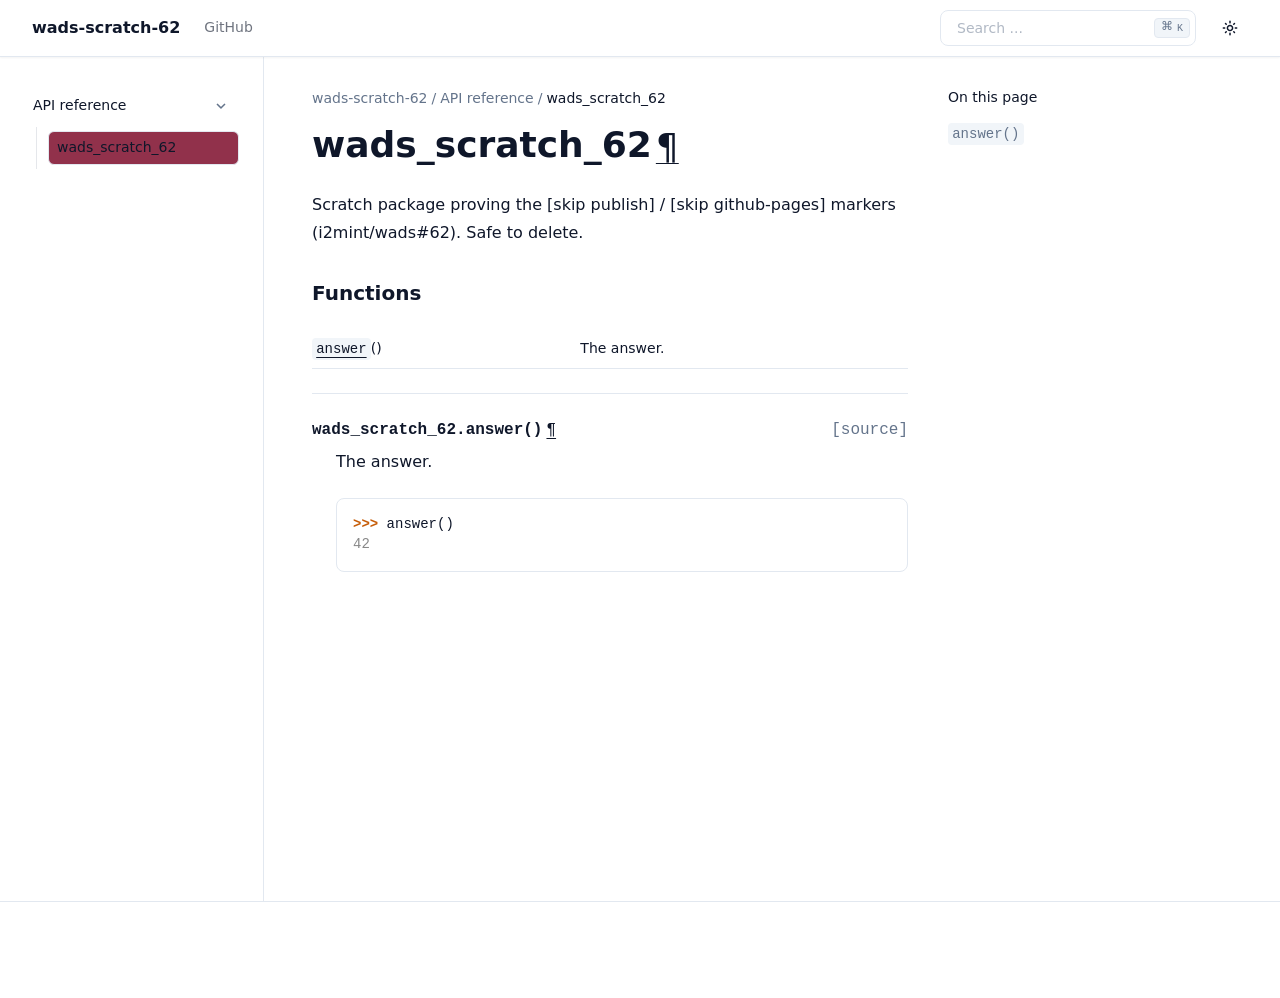
<file: _autosummary/wads_scratch_62.html>
<!DOCTYPE html>

<html :class="{ 'dark' : darkMode === true }" data-content_root="../" lang="en" x-data="{ darkMode: $persist(window.matchMedia('(prefers-color-scheme: dark)').matches), activeSection: ''}">
<head>
<script>
    (function () {
      // Set initial color scheme
      if ((localStorage.getItem("_x_darkMode") === "true") || (window.matchMedia("(prefers-color-scheme: dark)").matches)) {
        document.documentElement.classList.add("dark");
      }

      // Watch for media preference changes
      window.matchMedia("(prefers-color-scheme: dark)").addEventListener("change", (event) => {
        localStorage.setItem("_x_darkMode", event.matches);
        document.documentElement.classList.toggle("dark", event.matches);
      });
    })();
  </script>
<meta content="width=device-width, initial-scale=1.0" name="viewport"/>
<meta charset="utf-8"/>
<meta content="#ffffff" media="(prefers-color-scheme: light)" name="theme-color"/>
<meta content="#030711" media="(prefers-color-scheme: dark)" name="theme-color"/>
<meta content="width=device-width, initial-scale=1" name="viewport"/>
<link href="wads_scratch_62.html.md" rel="alternate" type="text/markdown"/>
<link href="../llms.txt" rel="describedby" type="text/markdown"/>
<link href="wads_scratch_62.html.md" rel="alternate" type="text/markdown"/>
<link href="llms.txt" rel="describedby"/>
<title>wads_scratch_62 | wads-scratch-62</title>
<meta content="wads_scratch_62 | wads-scratch-62" property="og:title"/>
<meta content="wads_scratch_62 | wads-scratch-62" name="twitter:title"/>
<link href="../_static/pygments.css?v=d75fae25" rel="stylesheet" type="text/css"/>
<link href="../_static/theme.css?v=d6d7c91b" rel="stylesheet" type="text/css"/>
<link href="../_static/copybutton.css?v=76b2166b" rel="stylesheet" type="text/css"/>
<link href="../_static/epythet.css?v=46d56a7f" rel="stylesheet" type="text/css"/>
<link href="../search.html" rel="search" title="Search"/>
<link href="../genindex.html" rel="index" title="Index"/>
<link href="../api.html" rel="prev" title="API reference"/>
</head>
<body :class="{ 'overflow-hidden': showSidebar }" class="min-h-screen font-sans antialiased bg-background text-foreground" x-data="{ showSidebar: false, showScrollTop: false }">
<div @click.self="showSidebar = false" class="fixed inset-0 z-50 overflow-hidden bg-background/80 backdrop-blur-sm md:hidden" x-cloak="" x-show="showSidebar"></div><div class="relative flex flex-col min-h-screen" id="page"><a class="absolute top-0 left-0 z-[100] block bg-background p-4 text-xl transition -translate-x-full opacity-0 focus:translate-x-0 focus:opacity-100" href="#content">
      Skip to content
    </a><header class="sticky top-0 z-40 w-full border-b shadow-xs border-border bg-background/90 backdrop-blur"><div class="container flex items-center h-14">
<div class="hidden mr-4 md:flex">
<a class="flex items-center mr-6" href="../index.html"><span class="hidden font-bold sm:inline-block text-clip whitespace-nowrap">wads-scratch-62</span>
</a><nav class="flex items-center gap-6 text-sm font-medium">
<a class="transition-colors hover:text-foreground/80 text-foreground/60" href="https://github.com/thorwhalen/wads-scratch-62" rel="noopener nofollow">GitHub</a>
</nav></div><button @click="showSidebar = true" class="inline-flex items-center justify-center h-10 px-0 py-2 mr-2 text-base font-medium transition-colors rounded-md hover:text-accent-foreground hover:bg-transparent md:hidden" type="button">
<svg aria-hidden="true" fill="currentColor" height="24" viewbox="0 96 960 960" width="24" xmlns="http://www.w3.org/2000/svg">
<path d="M152.587 825.087q-19.152 0-32.326-13.174t-13.174-32.326q0-19.152 13.174-32.326t32.326-13.174h440q19.152 0 32.326 13.174t13.174 32.326q0 19.152-13.174 32.326t-32.326 13.174h-440Zm0-203.587q-19.152 0-32.326-13.174T107.087 576q0-19.152 13.174-32.326t32.326-13.174h320q19.152 0 32.326 13.174T518.087 576q0 19.152-13.174 32.326T472.587 621.5h-320Zm0-203.587q-19.152 0-32.326-13.174t-13.174-32.326q0-19.152 13.174-32.326t32.326-13.174h440q19.152 0 32.326 13.174t13.174 32.326q0 19.152-13.174 32.326t-32.326 13.174h-440ZM708.913 576l112.174 112.174q12.674 12.674 12.674 31.826t-12.674 31.826Q808.413 764.5 789.261 764.5t-31.826-12.674l-144-144Q600 594.391 600 576t13.435-31.826l144-144q12.674-12.674 31.826-12.674t31.826 12.674q12.674 12.674 12.674 31.826t-12.674 31.826L708.913 576Z"></path>
</svg>
<span class="sr-only">Toggle navigation menu</span>
</button>
<div class="flex items-center justify-between flex-1 gap-2 sm:gap-4 md:justify-end">
<div class="flex-1 w-full md:w-auto md:flex-none"><form @keydown.k.window.meta="$refs.search.focus()" action="../search.html" class="relative flex items-center group" id="searchbox" method="get">
<input aria-label="Search the docs" class="inline-flex items-center font-medium transition-colors bg-transparent focus-visible:outline-none focus-visible:ring-2 focus-visible:ring-ring focus-visible:ring-offset-2 ring-offset-background border border-input hover:bg-accent focus:bg-accent hover:text-accent-foreground focus:text-accent-foreground hover:placeholder-accent-foreground py-2 px-4 relative h-9 w-full justify-start rounded-[0.5rem] text-sm text-muted-foreground sm:pr-12 md:w-40 lg:w-64" id="search-input" name="q" placeholder="Search ..." type="search" x-ref="search"/>
<kbd class="pointer-events-none absolute right-1.5 top-2 hidden h-5 select-none text-muted-foreground items-center gap-1 rounded border border-border bg-muted px-1.5 font-mono text-[10px] font-medium opacity-100 sm:flex group-hover:bg-accent group-hover:text-accent-foreground">
<span class="text-xs">⌘</span>
    K
  </kbd>
</form>
</div>
<nav class="flex items-center gap-1">
<button @click="darkMode = !darkMode" class="relative inline-flex items-center justify-center px-0 text-sm font-medium transition-colors rounded-md hover:bg-accent hover:text-accent-foreground h-9 w-9" title="Toggle color scheme" type="button">
<svg class="absolute transition-all scale-100 rotate-0 dark:-rotate-90 dark:scale-0" fill="currentColor" height="16" viewbox="0 96 960 960" width="16" xmlns="http://www.w3.org/2000/svg">
<path d="M480 685q45.456 0 77.228-31.772Q589 621.456 589 576q0-45.456-31.772-77.228Q525.456 467 480 467q-45.456 0-77.228 31.772Q371 530.544 371 576q0 45.456 31.772 77.228Q434.544 685 480 685Zm0 91q-83 0-141.5-58.5T280 576q0-83 58.5-141.5T480 376q83 0 141.5 58.5T680 576q0 83-58.5 141.5T480 776ZM80 621.5q-19.152 0-32.326-13.174T34.5 576q0-19.152 13.174-32.326T80 530.5h80q19.152 0 32.326 13.174T205.5 576q0 19.152-13.174 32.326T160 621.5H80Zm720 0q-19.152 0-32.326-13.174T754.5 576q0-19.152 13.174-32.326T800 530.5h80q19.152 0 32.326 13.174T925.5 576q0 19.152-13.174 32.326T880 621.5h-80Zm-320-320q-19.152 0-32.326-13.174T434.5 256v-80q0-19.152 13.174-32.326T480 130.5q19.152 0 32.326 13.174T525.5 176v80q0 19.152-13.174 32.326T480 301.5Zm0 720q-19.152 0-32.326-13.17Q434.5 995.152 434.5 976v-80q0-19.152 13.174-32.326T480 850.5q19.152 0 32.326 13.174T525.5 896v80q0 19.152-13.174 32.33-13.174 13.17-32.326 13.17ZM222.174 382.065l-43-42Q165.5 327.391 166 308.239t13.174-33.065q13.435-13.674 32.587-13.674t32.065 13.674l42.239 43q12.674 13.435 12.555 31.706-.12 18.272-12.555 31.946-12.674 13.674-31.445 13.413-18.772-.261-32.446-13.174Zm494 494.761-42.239-43q-12.674-13.435-12.674-32.087t12.674-31.565Q686.609 756.5 705.38 757q18.772.5 32.446 13.174l43 41.761Q794.5 824.609 794 843.761t-13.174 33.065Q767.391 890.5 748.239 890.5t-32.065-13.674Zm-42-494.761Q660.5 369.391 661 350.62q.5-18.772 13.174-32.446l41.761-43Q728.609 261.5 747.761 262t33.065 13.174q13.674 13.435 13.674 32.587t-13.674 32.065l-43 42.239q-13.435 12.674-31.706 12.555-18.272-.12-31.946-12.555Zm-495 494.761Q165.5 863.391 165.5 844.239t13.674-32.065l43-42.239q13.435-12.674 32.087-12.674t31.565 12.674Q299.5 782.609 299 801.38q-.5 18.772-13.174 32.446l-41.761 43Q231.391 890.5 212.239 890t-33.065-13.174ZM480 576Z"></path>
</svg>
<svg class="absolute transition-all scale-0 rotate-90 dark:rotate-0 dark:scale-100" fill="currentColor" height="16" viewbox="0 96 960 960" width="16" xmlns="http://www.w3.org/2000/svg">
<path d="M480 936q-151 0-255.5-104.5T120 576q0-138 90-239.5T440 218q25-3 39 18t-1 44q-17 26-25.5 55t-8.5 61q0 90 63 153t153 63q31 0 61.5-9t54.5-25q21-14 43-1.5t19 39.5q-14 138-117.5 229T480 936Zm0-80q88 0 158-48.5T740 681q-20 5-40 8t-40 3q-123 0-209.5-86.5T364 396q0-20 3-40t8-40q-78 32-126.5 102T200 576q0 116 82 198t198 82Zm-10-270Z"></path>
</svg>
</button>
</nav>
</div>
</div>
</header>
<div class="flex-1"><div class="container md:grid md:grid-cols-[220px_minmax(0,1fr)] md:gap-6 lg:grid-cols-[240px_minmax(0,1fr)] lg:gap-10"><aside :aria-hidden="!showSidebar" :class="{ 'translate-x-0': showSidebar }" class="fixed inset-y-0 left-0 md:top-14 z-50 md:z-30 bg-background md:bg-transparent transition-all duration-100 -translate-x-full md:translate-x-0 ml-0 p-6 md:p-0 md:-ml-2 md:h-[calc(100vh-3.5rem)] w-5/6 md:w-full overflow-y-auto border-r border-border md:sticky" id="left-sidebar">
<a class="justify-start text-sm md:!hidden bg-background" href="../index.html"><span class="font-bold text-clip whitespace-nowrap">wads-scratch-62</span>
</a>
<div class="relative overflow-hidden md:overflow-auto my-4 md:my-0">
<div class="overflow-y-auto h-full w-full relative pr-6"><nav class="flex md:hidden flex-col font-medium mt-4">
<a href="https://github.com/thorwhalen/wads-scratch-62" rel="nofollow noopener">GitHub</a>
</nav><nav class="table w-full min-w-full my-6 lg:my-8">
<ul class="current">
<li class="toctree-l1 current" x-data="{ expanded: $el.classList.contains('current') ? true : false }"><a :class="{ 'expanded' : expanded }" @click="expanded = !expanded" class="reference internal expandable" href="../api.html">API reference<button @click.prevent.stop="expanded = !expanded" type="button" x-cloak=""><span class="sr-only"></span><svg fill="currentColor" height="18px" stroke="none" viewbox="0 0 24 24" width="18px" xmlns="http://www.w3.org/2000/svg"><path d="M10 6L8.59 7.41 13.17 12l-4.58 4.59L10 18l6-6z"></path></svg></button></a><ul class="current" x-show="expanded">
<li class="toctree-l2 current"><a class="current reference internal" href="#">wads_scratch_62</a></li>
</ul>
</li>
</ul>
</nav>
</div>
</div>
<button @click="showSidebar = false" class="absolute md:hidden right-4 top-4 rounded-sm opacity-70 transition-opacity hover:opacity-100" type="button">
<svg class="h-4 w-4" fill="currentColor" height="24" stroke="none" viewbox="0 96 960 960" width="24" xmlns="http://www.w3.org/2000/svg">
<path d="M480 632 284 828q-11 11-28 11t-28-11q-11-11-11-28t11-28l196-196-196-196q-11-11-11-28t11-28q11-11 28-11t28 11l196 196 196-196q11-11 28-11t28 11q11 11 11 28t-11 28L536 576l196 196q11 11 11 28t-11 28q-11 11-28 11t-28-11L480 632Z"></path>
</svg>
</button>
</aside>
<main class="relative py-6 lg:gap-10 lg:py-8 xl:grid xl:grid-cols-[1fr_300px]">
<div class="w-full min-w-0 mx-auto">
<nav aria-label="breadcrumbs" class="flex items-center mb-4 space-x-1 text-sm text-muted-foreground">
<a class="overflow-hidden text-ellipsis whitespace-nowrap hover:text-foreground" href="../index.html">
<span class="hidden md:inline">wads-scratch-62</span>
<svg aria-label="Home" class="md:hidden" fill="currentColor" height="18" stroke="none" viewbox="0 96 960 960" width="18" xmlns="http://www.w3.org/2000/svg">
<path d="M240 856h120V616h240v240h120V496L480 316 240 496v360Zm-80 80V456l320-240 320 240v480H520V696h-80v240H160Zm320-350Z"></path>
</svg>
</a>
<div class="mr-1">/</div><a class="hover:text-foreground overflow-hidden text-ellipsis whitespace-nowrap" href="../api.html">API reference</a>
<div class="mr-1">/</div><span aria-current="page" class="font-medium text-foreground overflow-hidden text-ellipsis whitespace-nowrap">wads_scratch_62</span>
</nav>
<div id="content" role="main">
<section id="module-wads_scratch_62">
<span id="wads-scratch-62"></span><h1>wads_scratch_62<a @click.prevent="window.navigator.clipboard.writeText($el.href); $el.setAttribute('data-tooltip', 'Copied!'); setTimeout(() =&gt; $el.setAttribute('data-tooltip', 'Copy link to this element'), 2000)" aria-label="Copy link to this element" class="headerlink" data-tooltip="Copy link to this element" href="#module-wads_scratch_62">¶</a></h1>
<p>Scratch package proving the [skip publish] / [skip github-pages] markers (i2mint/wads#62). Safe to delete.</p>
<p class="rubric">Functions</p>
<table class="autosummary longtable docutils align-default">
<tbody>
<tr class="row-odd"><td><p><a class="reference internal" href="#wads_scratch_62.answer" title="wads_scratch_62.answer"><code class="xref py py-obj docutils literal notranslate"><span class="pre">answer</span></code></a>()</p></td>
<td><p>The answer.</p></td>
</tr>
</tbody>
</table>
<dl class="py function">
<dt class="sig sig-object py" id="wads_scratch_62.answer">
<span class="sig-prename descclassname"><span class="pre">wads_scratch_62.</span></span><span class="sig-name descname"><span class="pre">answer</span></span><span class="sig-paren">(</span><span class="sig-paren">)</span><a class="reference internal" href="../_modules/wads_scratch_62.html#answer"><span class="viewcode-link"><span class="pre">[source]</span></span></a><a @click.prevent="window.navigator.clipboard.writeText($el.href); $el.setAttribute('data-tooltip', 'Copied!'); setTimeout(() =&gt; $el.setAttribute('data-tooltip', 'Copy link to this element'), 2000)" aria-label="Copy link to this element" class="headerlink" data-tooltip="Copy link to this element" href="#wads_scratch_62.answer" x-intersect.margin.0%.0%.-70%.0%="activeSection = '#wads_scratch_62.answer'">¶</a></dt>
<dd><p>The answer.</p>
<div class="doctest highlight-default notranslate"><div class="highlight"><pre><span></span><code><span id="line-1"><span class="gp">&gt;&gt;&gt; </span><span class="n">answer</span><span class="p">()</span>
</span><span id="line-2"><span class="go">42</span>
</span></code></pre></div>
</div>
</dd></dl>
</section>
</div></div><aside class="hidden text-sm xl:block" id="right-sidebar">
<div class="sticky top-16 -mt-10 max-h-[calc(100vh-5rem)] h-full overflow-y-auto pt-6 space-y-2"><p class="font-medium">On this page</p>
<ul>
<li><a :data-current="activeSection === '#wads_scratch_62.answer'" class="reference internal" href="#wads_scratch_62.answer"><code class="docutils literal notranslate"><span class="pre">answer()</span></code></a></li>
</ul>
</div>
</aside>
</main>
</div>
</div><footer class="py-6 border-t border-border md:py-0">
<div class="container flex flex-col items-center justify-between gap-4 md:h-24 md:flex-row">
<div class="flex flex-col items-center gap-4 px-8 md:flex-row md:gap-2 md:px-0">
<p class="text-sm leading-loose text-center text-muted-foreground md:text-left"></p>
</div>
</div>
</footer>
</div>
<script src="../_static/documentation_options.js?v=d45e8c67"></script>
<script src="../_static/doctools.js?v=fd6eb6e6"></script>
<script src="../_static/sphinx_highlight.js?v=6ffebe34"></script>
<script src="../_static/clipboard.min.js?v=a7894cd8"></script>
<script src="../_static/copybutton.js?v=fd10adb8"></script>
<script defer="defer" src="../_static/theme.js?v=5db23cf8"></script>
</body>
</html>
</file>
<file: _static/pygments.css>
pre { line-height: 125%; }
td.linenos .normal { color: #666666; background-color: transparent; padding-left: 5px; padding-right: 5px; }
span.linenos { color: #666666; background-color: transparent; padding-left: 5px; padding-right: 5px; }
td.linenos .special { color: #000000; background-color: #ffffc0; padding-left: 5px; padding-right: 5px; }
span.linenos.special { color: #000000; background-color: #ffffc0; padding-left: 5px; padding-right: 5px; }
.highlight .hll { background-color: #ffffcc }
.highlight { background: #f0f0f0; }
.highlight .c { color: #60A0B0; font-style: italic } /* Comment */
.highlight .err { border: 1px solid #F00 } /* Error */
.highlight .k { color: #007020; font-weight: bold } /* Keyword */
.highlight .o { color: #666 } /* Operator */
.highlight .ch { color: #60A0B0; font-style: italic } /* Comment.Hashbang */
.highlight .cm { color: #60A0B0; font-style: italic } /* Comment.Multiline */
.highlight .cp { color: #007020 } /* Comment.Preproc */
.highlight .cpf { color: #60A0B0; font-style: italic } /* Comment.PreprocFile */
.highlight .c1 { color: #60A0B0; font-style: italic } /* Comment.Single */
.highlight .cs { color: #60A0B0; background-color: #FFF0F0 } /* Comment.Special */
.highlight .gd { color: #A00000 } /* Generic.Deleted */
.highlight .ge { font-style: italic } /* Generic.Emph */
.highlight .ges { font-weight: bold; font-style: italic } /* Generic.EmphStrong */
.highlight .gr { color: #F00 } /* Generic.Error */
.highlight .gh { color: #000080; font-weight: bold } /* Generic.Heading */
.highlight .gi { color: #00A000 } /* Generic.Inserted */
.highlight .go { color: #888 } /* Generic.Output */
.highlight .gp { color: #C65D09; font-weight: bold } /* Generic.Prompt */
.highlight .gs { font-weight: bold } /* Generic.Strong */
.highlight .gu { color: #800080; font-weight: bold } /* Generic.Subheading */
.highlight .gt { color: #04D } /* Generic.Traceback */
.highlight .kc { color: #007020; font-weight: bold } /* Keyword.Constant */
.highlight .kd { color: #007020; font-weight: bold } /* Keyword.Declaration */
.highlight .kn { color: #007020; font-weight: bold } /* Keyword.Namespace */
.highlight .kp { color: #007020 } /* Keyword.Pseudo */
.highlight .kr { color: #007020; font-weight: bold } /* Keyword.Reserved */
.highlight .kt { color: #902000 } /* Keyword.Type */
.highlight .m { color: #40A070 } /* Literal.Number */
.highlight .s { color: #4070A0 } /* Literal.String */
.highlight .na { color: #4070A0 } /* Name.Attribute */
.highlight .nb { color: #007020 } /* Name.Builtin */
.highlight .nc { color: #0E84B5; font-weight: bold } /* Name.Class */
.highlight .no { color: #60ADD5 } /* Name.Constant */
.highlight .nd { color: #555; font-weight: bold } /* Name.Decorator */
.highlight .ni { color: #D55537; font-weight: bold } /* Name.Entity */
.highlight .ne { color: #007020 } /* Name.Exception */
.highlight .nf { color: #06287E } /* Name.Function */
.highlight .nl { color: #002070; font-weight: bold } /* Name.Label */
.highlight .nn { color: #0E84B5; font-weight: bold } /* Name.Namespace */
.highlight .nt { color: #062873; font-weight: bold } /* Name.Tag */
.highlight .nv { color: #BB60D5 } /* Name.Variable */
.highlight .ow { color: #007020; font-weight: bold } /* Operator.Word */
.highlight .w { color: #BBB } /* Text.Whitespace */
.highlight .mb { color: #40A070 } /* Literal.Number.Bin */
.highlight .mf { color: #40A070 } /* Literal.Number.Float */
.highlight .mh { color: #40A070 } /* Literal.Number.Hex */
.highlight .mi { color: #40A070 } /* Literal.Number.Integer */
.highlight .mo { color: #40A070 } /* Literal.Number.Oct */
.highlight .sa { color: #4070A0 } /* Literal.String.Affix */
.highlight .sb { color: #4070A0 } /* Literal.String.Backtick */
.highlight .sc { color: #4070A0 } /* Literal.String.Char */
.highlight .dl { color: #4070A0 } /* Literal.String.Delimiter */
.highlight .sd { color: #4070A0; font-style: italic } /* Literal.String.Doc */
.highlight .s2 { color: #4070A0 } /* Literal.String.Double */
.highlight .se { color: #4070A0; font-weight: bold } /* Literal.String.Escape */
.highlight .sh { color: #4070A0 } /* Literal.String.Heredoc */
.highlight .si { color: #70A0D0; font-style: italic } /* Literal.String.Interpol */
.highlight .sx { color: #C65D09 } /* Literal.String.Other */
.highlight .sr { color: #235388 } /* Literal.String.Regex */
.highlight .s1 { color: #4070A0 } /* Literal.String.Single */
.highlight .ss { color: #517918 } /* Literal.String.Symbol */
.highlight .bp { color: #007020 } /* Name.Builtin.Pseudo */
.highlight .fm { color: #06287E } /* Name.Function.Magic */
.highlight .vc { color: #BB60D5 } /* Name.Variable.Class */
.highlight .vg { color: #BB60D5 } /* Name.Variable.Global */
.highlight .vi { color: #BB60D5 } /* Name.Variable.Instance */
.highlight .vm { color: #BB60D5 } /* Name.Variable.Magic */
.highlight .il { color: #40A070 } /* Literal.Number.Integer.Long */
</file>
<file: _static/theme.css>
@font-face{font-family:JetBrains Mono;font-style:italic;font-display:swap;font-weight:400;src:url(86dc76ee7f2ea282.woff2)format("woff2"),url(fa8c7e373fc88056.woff)format("woff")}@font-face{font-family:JetBrains Mono;font-style:normal;font-display:swap;font-weight:400;src:url(db9d659a1acad1e2.woff2)format("woff2"),url(b0c7be19efb5c878.woff)format("woff")}@font-face{font-family:JetBrains Mono;font-style:italic;font-display:swap;font-weight:500;src:url(88c52b7d52bec6f6.woff2)format("woff2"),url(8d70e9f61dd16568.woff)format("woff")}@font-face{font-family:JetBrains Mono;font-style:normal;font-display:swap;font-weight:500;src:url(af2e87f5d61b5665.woff2)format("woff2"),url(24c9023ab96a0da6.woff)format("woff")}@font-face{font-family:JetBrains Mono;font-style:italic;font-display:swap;font-weight:700;src:url(92fb68b158d9f3e0.woff2)format("woff2"),url(92b75b3f180e9af3.woff)format("woff")}@font-face{font-family:JetBrains Mono;font-style:normal;font-display:swap;font-weight:700;src:url(9545a3d1fceacf5c.woff2)format("woff2"),url(c9484cdebe55df66.woff)format("woff")}@layer properties{@supports (((-webkit-hyphens:none)) and (not (margin-trim:inline))) or ((-moz-orient:inline) and (not (color:rgb(from red r g b)))){*,:after,:before{--tw-font-weight:initial;--tw-translate-x:0;--tw-translate-y:0;--tw-translate-z:0;--tw-scale-x:1;--tw-scale-y:1;--tw-scale-z:1;--tw-rotate-x:initial;--tw-rotate-y:initial;--tw-rotate-z:initial;--tw-skew-x:initial;--tw-skew-y:initial;--tw-space-y-reverse:0;--tw-space-x-reverse:0;--tw-border-style:solid;--tw-leading:initial;--tw-shadow:0 0 transparent;--tw-shadow-color:initial;--tw-shadow-alpha:100%;--tw-inset-shadow:0 0 transparent;--tw-inset-shadow-color:initial;--tw-inset-shadow-alpha:100%;--tw-ring-color:initial;--tw-ring-shadow:0 0 transparent;--tw-inset-ring-color:initial;--tw-inset-ring-shadow:0 0 transparent;--tw-ring-inset:initial;--tw-ring-offset-width:0px;--tw-ring-offset-color:#fff;--tw-ring-offset-shadow:0 0 transparent;--tw-backdrop-blur:initial;--tw-backdrop-brightness:initial;--tw-backdrop-contrast:initial;--tw-backdrop-grayscale:initial;--tw-backdrop-hue-rotate:initial;--tw-backdrop-invert:initial;--tw-backdrop-opacity:initial;--tw-backdrop-saturate:initial;--tw-backdrop-sepia:initial;--tw-duration:initial;--tw-blur:initial;--tw-brightness:initial;--tw-contrast:initial;--tw-grayscale:initial;--tw-hue-rotate:initial;--tw-invert:initial;--tw-opacity:initial;--tw-saturate:initial;--tw-sepia:initial;--tw-drop-shadow:initial;--tw-drop-shadow-color:initial;--tw-drop-shadow-alpha:100%;--tw-drop-shadow-size:initial;--tw-tracking:initial;--tw-content:"";--tw-ease:initial}::-ms-backdrop{--tw-font-weight:initial;--tw-translate-x:0;--tw-translate-y:0;--tw-translate-z:0;--tw-scale-x:1;--tw-scale-y:1;--tw-scale-z:1;--tw-rotate-x:initial;--tw-rotate-y:initial;--tw-rotate-z:initial;--tw-skew-x:initial;--tw-skew-y:initial;--tw-space-y-reverse:0;--tw-space-x-reverse:0;--tw-border-style:solid;--tw-leading:initial;--tw-shadow:0 0 transparent;--tw-shadow-color:initial;--tw-shadow-alpha:100%;--tw-inset-shadow:0 0 transparent;--tw-inset-shadow-color:initial;--tw-inset-shadow-alpha:100%;--tw-ring-color:initial;--tw-ring-shadow:0 0 transparent;--tw-inset-ring-color:initial;--tw-inset-ring-shadow:0 0 transparent;--tw-ring-inset:initial;--tw-ring-offset-width:0px;--tw-ring-offset-color:#fff;--tw-ring-offset-shadow:0 0 transparent;--tw-backdrop-blur:initial;--tw-backdrop-brightness:initial;--tw-backdrop-contrast:initial;--tw-backdrop-grayscale:initial;--tw-backdrop-hue-rotate:initial;--tw-backdrop-invert:initial;--tw-backdrop-opacity:initial;--tw-backdrop-saturate:initial;--tw-backdrop-sepia:initial;--tw-duration:initial;--tw-blur:initial;--tw-brightness:initial;--tw-contrast:initial;--tw-grayscale:initial;--tw-hue-rotate:initial;--tw-invert:initial;--tw-opacity:initial;--tw-saturate:initial;--tw-sepia:initial;--tw-drop-shadow:initial;--tw-drop-shadow-color:initial;--tw-drop-shadow-alpha:100%;--tw-drop-shadow-size:initial;--tw-tracking:initial;--tw-content:"";--tw-ease:initial}::backdrop{--tw-font-weight:initial;--tw-translate-x:0;--tw-translate-y:0;--tw-translate-z:0;--tw-scale-x:1;--tw-scale-y:1;--tw-scale-z:1;--tw-rotate-x:initial;--tw-rotate-y:initial;--tw-rotate-z:initial;--tw-skew-x:initial;--tw-skew-y:initial;--tw-space-y-reverse:0;--tw-space-x-reverse:0;--tw-border-style:solid;--tw-leading:initial;--tw-shadow:0 0 transparent;--tw-shadow-color:initial;--tw-shadow-alpha:100%;--tw-inset-shadow:0 0 transparent;--tw-inset-shadow-color:initial;--tw-inset-shadow-alpha:100%;--tw-ring-color:initial;--tw-ring-shadow:0 0 transparent;--tw-inset-ring-color:initial;--tw-inset-ring-shadow:0 0 transparent;--tw-ring-inset:initial;--tw-ring-offset-width:0px;--tw-ring-offset-color:#fff;--tw-ring-offset-shadow:0 0 transparent;--tw-backdrop-blur:initial;--tw-backdrop-brightness:initial;--tw-backdrop-contrast:initial;--tw-backdrop-grayscale:initial;--tw-backdrop-hue-rotate:initial;--tw-backdrop-invert:initial;--tw-backdrop-opacity:initial;--tw-backdrop-saturate:initial;--tw-backdrop-sepia:initial;--tw-duration:initial;--tw-blur:initial;--tw-brightness:initial;--tw-contrast:initial;--tw-grayscale:initial;--tw-hue-rotate:initial;--tw-invert:initial;--tw-opacity:initial;--tw-saturate:initial;--tw-sepia:initial;--tw-drop-shadow:initial;--tw-drop-shadow-color:initial;--tw-drop-shadow-alpha:100%;--tw-drop-shadow-size:initial;--tw-tracking:initial;--tw-content:"";--tw-ease:initial}}}@layer theme{:root{--font-sans:ui-sans-serif,system-ui,sans-serif,"Apple Color Emoji","Segoe UI Emoji","Segoe UI Symbol","Noto Color Emoji";--font-mono:JetBrainsMono,ui-monospace,SFMono-Regular,Menlo,Monaco,Consolas,"Liberation Mono","Courier New",monospace;--color-red-50:#fef2f2;--color-red-100:#ffe2e2;--color-red-200:#ffcaca;--color-red-400:#ff6568;--color-red-500:#fb2c36;--color-red-600:#e40014;--color-red-700:#bf000f;--color-red-900:#82181a;--color-yellow-50:#fefce8;--color-yellow-100:#fef9c2;--color-yellow-400:#fac800;--color-yellow-500:#edb200;--color-yellow-600:#cd8900;--color-yellow-900:#733e0a;--color-green-50:#f0fdf4;--color-green-100:#dcfce7;--color-green-200:#b9f8cf;--color-green-400:#05df72;--color-green-500:#00c758;--color-green-600:#00a544;--color-green-900:#0d542b;--color-sky-50:#f0f9ff;--color-sky-100:#dff2fe;--color-sky-600:#0084cc;--color-sky-900:#024a70;--color-blue-400:#54a2ff;--color-slate-700:#314158;--color-gray-200:#e5e7eb;--color-gray-700:#364153;--color-gray-950:#030712;--color-neutral-800:#262626;--color-white:#fff;--spacing:.25rem;--text-xs:.75rem;--text-xs--line-height:1.33333;--text-sm:.875rem;--text-sm--line-height:1.42857;--text-base:1rem;--text-base--line-height:1.5;--text-lg:1.125rem;--text-lg--line-height:1.55556;--text-xl:1.25rem;--text-xl--line-height:1.4;--text-2xl:1.5rem;--text-2xl--line-height:1.33333;--text-3xl:1.875rem;--text-3xl--line-height:1.2;--text-4xl:2.25rem;--text-4xl--line-height:1.11111;--font-weight-normal:400;--font-weight-medium:500;--font-weight-semibold:600;--font-weight-bold:700;--tracking-wide:.025em;--leading-loose:2;--radius-sm:calc(var(--radius) - 4px);--radius-md:calc(var(--radius) - 2px);--radius-lg:var(--radius);--ease-in-out:cubic-bezier(.4,0,.2,1);--blur-sm:8px;--default-transition-duration:.15s;--default-transition-timing-function:cubic-bezier(.4,0,.2,1);--default-font-family:var(--font-sans);--default-mono-font-family:var(--font-mono);--color-border:hsl(var(--border));--color-input:hsl(var(--input));--color-ring:hsl(var(--ring));--color-background:hsl(var(--background));--color-foreground:hsl(var(--foreground));--color-primary:hsl(var(--primary));--color-muted:hsl(var(--muted));--color-muted-foreground:hsl(var(--muted-foreground));--color-accent:hsl(var(--accent));--color-accent-foreground:hsl(var(--accent-foreground))}@supports (color:lab(0% 0 0)){:root{--color-red-50:lab(96.5005% 4.18508 1.52328);--color-red-100:lab(92.243% 10.2865 3.83865);--color-red-200:lab(86.017% 19.8815 7.75869);--color-red-400:lab(63.7053% 60.745 31.3109);--color-red-500:lab(55.4814% 75.0732 48.8528);--color-red-600:lab(48.4493% 77.4328 61.5452);--color-red-700:lab(40.4273% 67.2623 53.7441);--color-red-900:lab(28.5139% 44.5539 29.0463);--color-yellow-50:lab(98.6846% -1.79055 9.7766);--color-yellow-100:lab(97.3564% -4.51407 27.344);--color-yellow-400:lab(83.2664% 8.65132 106.895);--color-yellow-500:lab(76.3898% 14.5258 98.4589);--color-yellow-600:lab(62.7799% 22.4197 86.1544);--color-yellow-900:lab(32.3865% 21.1273 38.5959);--color-green-50:lab(98.1563% -5.60117 2.75915);--color-green-100:lab(96.1861% -13.8464 6.52365);--color-green-200:lab(92.4222% -26.4702 12.9427);--color-green-400:lab(78.503% -64.9265 39.7492);--color-green-500:lab(70.5521% -66.5147 45.8073);--color-green-600:lab(59.0978% -58.6621 41.2579);--color-green-900:lab(30.797% -29.6927 17.382);--color-sky-50:lab(97.3623% -2.33802 -4.13098);--color-sky-100:lab(94.3709% -4.56053 -8.23453);--color-sky-600:lab(51.7754% -11.4712 -49.8349);--color-sky-900:lab(29.1959% -8.34689 -28.2453);--color-blue-400:lab(65.0361% -1.42065 -56.9802);--color-slate-700:lab(26.9569% -1.47016 -15.6993);--color-gray-200:lab(91.6229% -.159115 -2.26791);--color-gray-700:lab(27.1134% -.956401 -12.3224);--color-gray-950:lab(1.90334% .278696 -5.48866);--color-neutral-800:lab(15.204% 0 -.00000596046)}}:host{--font-sans:ui-sans-serif,system-ui,sans-serif,"Apple Color Emoji","Segoe UI Emoji","Segoe UI Symbol","Noto Color Emoji";--font-mono:JetBrainsMono,ui-monospace,SFMono-Regular,Menlo,Monaco,Consolas,"Liberation Mono","Courier New",monospace;--color-red-50:#fef2f2;--color-red-100:#ffe2e2;--color-red-200:#ffcaca;--color-red-400:#ff6568;--color-red-500:#fb2c36;--color-red-600:#e40014;--color-red-700:#bf000f;--color-red-900:#82181a;--color-yellow-50:#fefce8;--color-yellow-100:#fef9c2;--color-yellow-400:#fac800;--color-yellow-500:#edb200;--color-yellow-600:#cd8900;--color-yellow-900:#733e0a;--color-green-50:#f0fdf4;--color-green-100:#dcfce7;--color-green-200:#b9f8cf;--color-green-400:#05df72;--color-green-500:#00c758;--color-green-600:#00a544;--color-green-900:#0d542b;--color-sky-50:#f0f9ff;--color-sky-100:#dff2fe;--color-sky-600:#0084cc;--color-sky-900:#024a70;--color-blue-400:#54a2ff;--color-slate-700:#314158;--color-gray-200:#e5e7eb;--color-gray-700:#364153;--color-gray-950:#030712;--color-neutral-800:#262626;--color-white:#fff;--spacing:.25rem;--text-xs:.75rem;--text-xs--line-height:1.33333;--text-sm:.875rem;--text-sm--line-height:1.42857;--text-base:1rem;--text-base--line-height:1.5;--text-lg:1.125rem;--text-lg--line-height:1.55556;--text-xl:1.25rem;--text-xl--line-height:1.4;--text-2xl:1.5rem;--text-2xl--line-height:1.33333;--text-3xl:1.875rem;--text-3xl--line-height:1.2;--text-4xl:2.25rem;--text-4xl--line-height:1.11111;--font-weight-normal:400;--font-weight-medium:500;--font-weight-semibold:600;--font-weight-bold:700;--tracking-wide:.025em;--leading-loose:2;--radius-sm:calc(var(--radius) - 4px);--radius-md:calc(var(--radius) - 2px);--radius-lg:var(--radius);--ease-in-out:cubic-bezier(.4,0,.2,1);--blur-sm:8px;--default-transition-duration:.15s;--default-transition-timing-function:cubic-bezier(.4,0,.2,1);--default-font-family:var(--font-sans);--default-mono-font-family:var(--font-mono);--color-border:hsl(var(--border));--color-input:hsl(var(--input));--color-ring:hsl(var(--ring));--color-background:hsl(var(--background));--color-foreground:hsl(var(--foreground));--color-primary:hsl(var(--primary));--color-muted:hsl(var(--muted));--color-muted-foreground:hsl(var(--muted-foreground));--color-accent:hsl(var(--accent));--color-accent-foreground:hsl(var(--accent-foreground))}@supports (color:lab(0% 0 0)){:host{--color-red-50:lab(96.5005% 4.18508 1.52328);--color-red-100:lab(92.243% 10.2865 3.83865);--color-red-200:lab(86.017% 19.8815 7.75869);--color-red-400:lab(63.7053% 60.745 31.3109);--color-red-500:lab(55.4814% 75.0732 48.8528);--color-red-600:lab(48.4493% 77.4328 61.5452);--color-red-700:lab(40.4273% 67.2623 53.7441);--color-red-900:lab(28.5139% 44.5539 29.0463);--color-yellow-50:lab(98.6846% -1.79055 9.7766);--color-yellow-100:lab(97.3564% -4.51407 27.344);--color-yellow-400:lab(83.2664% 8.65132 106.895);--color-yellow-500:lab(76.3898% 14.5258 98.4589);--color-yellow-600:lab(62.7799% 22.4197 86.1544);--color-yellow-900:lab(32.3865% 21.1273 38.5959);--color-green-50:lab(98.1563% -5.60117 2.75915);--color-green-100:lab(96.1861% -13.8464 6.52365);--color-green-200:lab(92.4222% -26.4702 12.9427);--color-green-400:lab(78.503% -64.9265 39.7492);--color-green-500:lab(70.5521% -66.5147 45.8073);--color-green-600:lab(59.0978% -58.6621 41.2579);--color-green-900:lab(30.797% -29.6927 17.382);--color-sky-50:lab(97.3623% -2.33802 -4.13098);--color-sky-100:lab(94.3709% -4.56053 -8.23453);--color-sky-600:lab(51.7754% -11.4712 -49.8349);--color-sky-900:lab(29.1959% -8.34689 -28.2453);--color-blue-400:lab(65.0361% -1.42065 -56.9802);--color-slate-700:lab(26.9569% -1.47016 -15.6993);--color-gray-200:lab(91.6229% -.159115 -2.26791);--color-gray-700:lab(27.1134% -.956401 -12.3224);--color-gray-950:lab(1.90334% .278696 -5.48866);--color-neutral-800:lab(15.204% 0 -.00000596046)}}}@layer base{*,:after,:before{box-sizing:border-box;border:0 solid;margin:0;padding:0}::-ms-backdrop{box-sizing:border-box;border:0 solid;margin:0;padding:0}::backdrop{box-sizing:border-box;border:0 solid;margin:0;padding:0}::-webkit-file-upload-button{box-sizing:border-box;border:0 solid;margin:0;padding:0}::-ms-browse{box-sizing:border-box;border:0 solid;margin:0;padding:0}::file-selector-button{box-sizing:border-box;border:0 solid;margin:0;padding:0}html{-webkit-text-size-adjust:100%;-moz-tab-size:4;tab-size:4;line-height:1.5;font-family:var(--default-font-family,ui-sans-serif,system-ui,sans-serif,"Apple Color Emoji","Segoe UI Emoji","Segoe UI Symbol","Noto Color Emoji");font-feature-settings:var(--default-font-feature-settings,normal);font-variation-settings:var(--default-font-variation-settings,normal);-webkit-tap-highlight-color:transparent}:host{-webkit-text-size-adjust:100%;-moz-tab-size:4;tab-size:4;line-height:1.5;font-family:var(--default-font-family,ui-sans-serif,system-ui,sans-serif,"Apple Color Emoji","Segoe UI Emoji","Segoe UI Symbol","Noto Color Emoji");font-feature-settings:var(--default-font-feature-settings,normal);font-variation-settings:var(--default-font-variation-settings,normal);-webkit-tap-highlight-color:transparent}hr{height:0;color:inherit;border-top-width:1px}abbr:where([title]){-webkit-text-decoration:underline dotted;text-decoration:underline dotted}h1,h2,h3,h4,h5,h6{font-size:inherit;font-weight:inherit}a{color:inherit;-webkit-text-decoration:inherit;-webkit-text-decoration:inherit;text-decoration:inherit}b,strong{font-weight:bolder}code,kbd,pre,samp{font-family:var(--default-mono-font-family,ui-monospace,SFMono-Regular,Menlo,Monaco,Consolas,"Liberation Mono","Courier New",monospace);font-feature-settings:var(--default-mono-font-feature-settings,normal);font-variation-settings:var(--default-mono-font-variation-settings,normal);font-size:1em}small{font-size:80%}sub,sup{vertical-align:baseline;font-size:75%;line-height:0;position:relative}sub{bottom:-.25em}sup{top:-.5em}table{text-indent:0;border-color:inherit;border-collapse:collapse}:-moz-focusring{outline:auto}progress{vertical-align:baseline}summary{display:list-item}menu,ol,ul{list-style:none}audio,canvas,embed,iframe,img,object,svg,video{vertical-align:middle;display:block}img,video{max-width:100%;height:auto}button,input,optgroup,select,textarea{font:inherit;font-feature-settings:inherit;font-variation-settings:inherit;letter-spacing:inherit;color:inherit;opacity:1;background-color:transparent;border-radius:0}::-webkit-file-upload-button{font:inherit;font-feature-settings:inherit;font-variation-settings:inherit;letter-spacing:inherit;color:inherit;opacity:1;background-color:transparent;border-radius:0}::-ms-browse{font:inherit;font-feature-settings:inherit;font-variation-settings:inherit;letter-spacing:inherit;color:inherit;opacity:1;background-color:transparent;border-radius:0}::file-selector-button{font:inherit;font-feature-settings:inherit;font-variation-settings:inherit;letter-spacing:inherit;color:inherit;opacity:1;background-color:transparent;border-radius:0}:where(select:-webkit-any([multiple],[size])) optgroup{font-weight:bolder}:where(select:-moz-any([multiple],[size])) optgroup{font-weight:bolder}:where(select:is([multiple],[size])) optgroup{font-weight:bolder}:where(select:-webkit-any([multiple],[size])) optgroup option:not(:-webkit-any(:lang(ae),:lang(ar),:lang(arc),:lang(bcc),:lang(bqi),:lang(ckb),:lang(dv),:lang(fa),:lang(glk),:lang(he),:lang(ku),:lang(mzn),:lang(nqo),:lang(pnb),:lang(ps),:lang(sd),:lang(ug),:lang(ur),:lang(yi))){padding-left:20px}:where(select:-moz-any([multiple],[size])) optgroup option:not(:-moz-any(:lang(ae),:lang(ar),:lang(arc),:lang(bcc),:lang(bqi),:lang(ckb),:lang(dv),:lang(fa),:lang(glk),:lang(he),:lang(ku),:lang(mzn),:lang(nqo),:lang(pnb),:lang(ps),:lang(sd),:lang(ug),:lang(ur),:lang(yi))){padding-left:20px}:where(select:is([multiple],[size])) optgroup option:not(:is(:lang(ae),:lang(ar),:lang(arc),:lang(bcc),:lang(bqi),:lang(ckb),:lang(dv),:lang(fa),:lang(glk),:lang(he),:lang(ku),:lang(mzn),:lang(nqo),:lang(pnb),:lang(ps),:lang(sd),:lang(ug),:lang(ur),:lang(yi))){padding-left:20px}:where(select:-webkit-any([multiple],[size])) optgroup option:-webkit-any(:lang(ae),:lang(ar),:lang(arc),:lang(bcc),:lang(bqi),:lang(ckb),:lang(dv),:lang(fa),:lang(glk),:lang(he),:lang(ku),:lang(mzn),:lang(nqo),:lang(pnb),:lang(ps),:lang(sd),:lang(ug),:lang(ur),:lang(yi)){padding-right:20px}:where(select:-moz-any([multiple],[size])) optgroup option:-moz-any(:lang(ae),:lang(ar),:lang(arc),:lang(bcc),:lang(bqi),:lang(ckb),:lang(dv),:lang(fa),:lang(glk),:lang(he),:lang(ku),:lang(mzn),:lang(nqo),:lang(pnb),:lang(ps),:lang(sd),:lang(ug),:lang(ur),:lang(yi)){padding-right:20px}:where(select:is([multiple],[size])) optgroup option:is(:lang(ae),:lang(ar),:lang(arc),:lang(bcc),:lang(bqi),:lang(ckb),:lang(dv),:lang(fa),:lang(glk),:lang(he),:lang(ku),:lang(mzn),:lang(nqo),:lang(pnb),:lang(ps),:lang(sd),:lang(ug),:lang(ur),:lang(yi)){padding-right:20px}:not(:-webkit-any(:lang(ae),:lang(ar),:lang(arc),:lang(bcc),:lang(bqi),:lang(ckb),:lang(dv),:lang(fa),:lang(glk),:lang(he),:lang(ku),:lang(mzn),:lang(nqo),:lang(pnb),:lang(ps),:lang(sd),:lang(ug),:lang(ur),:lang(yi)))::-webkit-file-upload-button{margin-right:4px}:not(:-moz-any(:lang(ae),:lang(ar),:lang(arc),:lang(bcc),:lang(bqi),:lang(ckb),:lang(dv),:lang(fa),:lang(glk),:lang(he),:lang(ku),:lang(mzn),:lang(nqo),:lang(pnb),:lang(ps),:lang(sd),:lang(ug),:lang(ur),:lang(yi)))::file-selector-button{margin-right:4px}:not(:is(:lang(ae),:lang(ar),:lang(arc),:lang(bcc),:lang(bqi),:lang(ckb),:lang(dv),:lang(fa),:lang(glk),:lang(he),:lang(ku),:lang(mzn),:lang(nqo),:lang(pnb),:lang(ps),:lang(sd),:lang(ug),:lang(ur),:lang(yi)))::-ms-browse{margin-right:4px}:not(:is(:lang(ae),:lang(ar),:lang(arc),:lang(bcc),:lang(bqi),:lang(ckb),:lang(dv),:lang(fa),:lang(glk),:lang(he),:lang(ku),:lang(mzn),:lang(nqo),:lang(pnb),:lang(ps),:lang(sd),:lang(ug),:lang(ur),:lang(yi)))::file-selector-button{margin-right:4px}:-webkit-any(:lang(ae),:lang(ar),:lang(arc),:lang(bcc),:lang(bqi),:lang(ckb),:lang(dv),:lang(fa),:lang(glk),:lang(he),:lang(ku),:lang(mzn),:lang(nqo),:lang(pnb),:lang(ps),:lang(sd),:lang(ug),:lang(ur),:lang(yi))::-webkit-file-upload-button{margin-left:4px}:-moz-any(:lang(ae),:lang(ar),:lang(arc),:lang(bcc),:lang(bqi),:lang(ckb),:lang(dv),:lang(fa),:lang(glk),:lang(he),:lang(ku),:lang(mzn),:lang(nqo),:lang(pnb),:lang(ps),:lang(sd),:lang(ug),:lang(ur),:lang(yi))::file-selector-button{margin-left:4px}:is(:lang(ae),:lang(ar),:lang(arc),:lang(bcc),:lang(bqi),:lang(ckb),:lang(dv),:lang(fa),:lang(glk),:lang(he),:lang(ku),:lang(mzn),:lang(nqo),:lang(pnb),:lang(ps),:lang(sd),:lang(ug),:lang(ur),:lang(yi))::-ms-browse{margin-left:4px}:is(:lang(ae),:lang(ar),:lang(arc),:lang(bcc),:lang(bqi),:lang(ckb),:lang(dv),:lang(fa),:lang(glk),:lang(he),:lang(ku),:lang(mzn),:lang(nqo),:lang(pnb),:lang(ps),:lang(sd),:lang(ug),:lang(ur),:lang(yi))::file-selector-button{margin-left:4px}::-webkit-input-placeholder{opacity:1}::-ms-input-placeholder{opacity:1}::placeholder{opacity:1}@supports (not ((-webkit-appearance:-apple-pay-button))) or (contain-intrinsic-size:1px){::-webkit-input-placeholder{color:currentColor}::-ms-input-placeholder{color:currentColor}::placeholder{color:currentColor}@supports (color:color-mix(in lab,red,red)){::-webkit-input-placeholder{color:color-mix(in oklab,currentcolor 50%,transparent)}::-ms-input-placeholder{color:color-mix(in oklab,currentcolor 50%,transparent)}::placeholder{color:color-mix(in oklab,currentcolor 50%,transparent)}}}textarea{resize:vertical}::-webkit-search-decoration{-webkit-appearance:none}::-webkit-date-and-time-value{min-height:1lh;text-align:inherit}::-webkit-datetime-edit{display:inline-flex}::-webkit-datetime-edit-fields-wrapper{padding:0}::-webkit-datetime-edit{padding-top:0;padding-bottom:0}::-webkit-datetime-edit-year-field{padding-top:0;padding-bottom:0}::-webkit-datetime-edit-day-field{padding-top:0;padding-bottom:0}::-webkit-datetime-edit-month-field{padding-top:0;padding-bottom:0}::-webkit-datetime-edit-hour-field{padding-top:0;padding-bottom:0}::-webkit-datetime-edit-minute-field{padding-top:0;padding-bottom:0}::-webkit-datetime-edit-millisecond-field{padding-top:0;padding-bottom:0}::-webkit-datetime-edit-second-field{padding-top:0;padding-bottom:0}::-webkit-datetime-edit-meridiem-field{padding-top:0;padding-bottom:0}::-webkit-calendar-picker-indicator{line-height:1}:-moz-ui-invalid{box-shadow:none}button{-webkit-appearance:button;-moz-appearance:button;-ms-appearance:button;appearance:button}input:where([type=button],[type=reset],[type=submit]){-webkit-appearance:button;-moz-appearance:button;-ms-appearance:button;appearance:button}::-webkit-file-upload-button{-webkit-appearance:button;-moz-appearance:button;-ms-appearance:button;appearance:button}::-ms-browse{-webkit-appearance:button;-moz-appearance:button;-ms-appearance:button;appearance:button}::file-selector-button{-webkit-appearance:button;-moz-appearance:button;-ms-appearance:button;appearance:button}::-webkit-inner-spin-button{height:auto}::-webkit-outer-spin-button{height:auto}[hidden]:where(:not([hidden=until-found])){display:none!important}*,:after,:before{border-color:var(--color-gray-200,currentcolor)}::-ms-backdrop{border-color:var(--color-gray-200,currentcolor)}::backdrop{border-color:var(--color-gray-200,currentcolor)}::-webkit-file-upload-button{border-color:var(--color-gray-200,currentcolor)}::-ms-browse{border-color:var(--color-gray-200,currentcolor)}::file-selector-button{border-color:var(--color-gray-200,currentcolor)}:root{--lightningcss-light:initial;--lightningcss-dark: ;color-scheme:light;--background:0 0% 100%;--foreground:222.2 47.4% 11.2%;--muted:210 40% 96.1%;--muted-foreground:215.4 16.3% 46.9%;--popover:0 0% 100%;--popover-foreground:222.2 47.4% 11.2%;--border:214.3 31.8% 91.4%;--input:214.3 31.8% 91.4%;--card:0 0% 100%;--card-foreground:222.2 47.4% 11.2%;--primary:222.2 47.4% 11.2%;--accent:210 40% 96.1%;--accent-foreground:222.2 47.4% 11.2%;--ring:215 20.2% 65.1%;--radius:.5rem}:root.dark{--lightningcss-light: ;--lightningcss-dark:initial;color-scheme:dark;--background:224 71% 0%;--foreground:213 31% 91%;--muted:223 47% 11%;--muted-foreground:215.4 16.3% 56.9%;--accent:216 34% 17%;--accent-foreground:210 40% 98%;--popover:224 71% 4%;--popover-foreground:215 20.2% 65.1%;--border:216 34% 17%;--input:216 34% 17%;--card:224 71% 4%;--card-foreground:213 31% 91%;--primary:210 40% 98%;--primary-foreground:222.2 47.4% 1.2%;--ring:216 34% 17%;--radius:.5rem}}@layer components;@layer utilities{.tooltipped{position:relative}.tooltipped:after{z-index:1000000;-webkit-font-smoothing:subpixel-antialiased;text-shadow:none;text-transform:none;letter-spacing:normal;word-wrap:break-word;content:attr(data-tooltip);pointer-events:none;border-radius:var(--radius-sm);background-color:color-mix(in srgb,hsl(var(--muted)) 75%,transparent);display:none;position:absolute}@supports (color:color-mix(in lab,red,red)){.tooltipped:after{background-color:color-mix(in oklab,var(--color-muted) 75%,transparent)}}.tooltipped:after{padding:var(--spacing);text-align:center;font-family:var(--font-sans);font-size:var(--text-xs);line-height:var(--tw-leading,var(--text-xs--line-height));--tw-font-weight:var(--font-weight-normal);font-weight:var(--font-weight-normal);white-space:pre;color:var(--color-muted-foreground);opacity:0;-webkit-text-decoration-line:none;text-decoration-line:none}:-webkit-any(.tooltipped:hover,.tooltipped:focus):after{text-decoration:none;animation-name:tooltip-appear;animation-duration:.4s;animation-timing-function:ease-in;animation-delay:.2s;animation-fill-mode:forwards;display:inline-block}:-moz-any(.tooltipped:hover,.tooltipped:focus):after{text-decoration:none;animation-name:tooltip-appear;animation-duration:.4s;animation-timing-function:ease-in;animation-delay:.2s;animation-fill-mode:forwards;display:inline-block}:is(.tooltipped:hover,.tooltipped:focus):after{text-decoration:none;animation-name:tooltip-appear;animation-duration:.4s;animation-timing-function:ease-in;animation-delay:.2s;animation-fill-mode:forwards;display:inline-block}:-webkit-any(.tooltipped:hover,.tooltipped:focus):before{text-decoration:none;animation-name:tooltip-appear;animation-duration:.4s;animation-timing-function:ease-in;animation-delay:.2s;animation-fill-mode:forwards;display:inline-block}:-moz-any(.tooltipped:hover,.tooltipped:focus):before{text-decoration:none;animation-name:tooltip-appear;animation-duration:.4s;animation-timing-function:ease-in;animation-delay:.2s;animation-fill-mode:forwards;display:inline-block}:is(.tooltipped:hover,.tooltipped:focus):before{text-decoration:none;animation-name:tooltip-appear;animation-duration:.4s;animation-timing-function:ease-in;animation-delay:.2s;animation-fill-mode:forwards;display:inline-block}.pointer-events-none{pointer-events:none}.collapse{visibility:collapse}.invisible{visibility:hidden}.sr-only{-webkit-clip-path:inset(50%);clip-path:inset(50%);white-space:nowrap;border-width:0;width:1px;height:1px;margin:-1px;padding:0;overflow:hidden}.absolute,.sr-only{position:absolute}.fixed{position:fixed}.relative{position:relative}.sticky{position:-webkit-sticky;position:sticky}.inset-0{top:0;bottom:0;left:0;right:0}.inset-y-0{top:0;bottom:0}.tooltipped-n:after{margin-bottom:6px;bottom:100%;right:50%;transform:translate(50%)}.tooltipped-n:before{border-top-color:#1a202c;margin-right:-6px;top:-7px;bottom:auto;right:50%}.top-0{top:0}.top-2{top:calc(var(--spacing)*2)}.top-4{top:calc(var(--spacing)*4)}.top-16{top:calc(var(--spacing)*16)}.right-1\.5{right:calc(var(--spacing)*1.5)}.right-4{right:calc(var(--spacing)*4)}.right-8{right:calc(var(--spacing)*8)}.bottom-8{bottom:calc(var(--spacing)*8)}.left-0{left:0}.z-10{z-index:10}.z-20{z-index:20}.z-40{z-index:40}.z-50{z-index:50}.z-\[100\]{z-index:100}.container{width:100%}@media (min-width:40rem){.container{max-width:40rem}}@media (min-width:48rem){.container{max-width:48rem}}@media (min-width:64rem){.container{max-width:64rem}}@media (min-width:80rem){.container{max-width:80rem}}@media (min-width:96rem){.container{max-width:96rem}}.container{margin-left:auto;margin-right:auto;padding-left:2rem;padding-right:2rem}@media (min-width:40rem){.container{max-width:none}}@media (min-width:1400px){.container{max-width:1400px}}.mx-auto{margin-left:auto;margin-right:auto}.my-4{margin-block:calc(var(--spacing)*4)}.my-6{margin-block:calc(var(--spacing)*6)}.my-8{margin-block:calc(var(--spacing)*8)}.-mt-10{margin-top:calc(var(--spacing)*-10)}.mt-4{margin-top:calc(var(--spacing)*4)}.mt-12{margin-top:calc(var(--spacing)*12)}.mr-1{margin-right:var(--spacing)}.mr-2{margin-right:calc(var(--spacing)*2)}.mr-4{margin-right:calc(var(--spacing)*4)}.mr-6{margin-right:calc(var(--spacing)*6)}.mr-auto{margin-right:auto}.mb-4{margin-bottom:calc(var(--spacing)*4)}.mb-\[2px\]{margin-bottom:2px}.ml-0{margin-left:0}.ml-2{margin-left:calc(var(--spacing)*2)}.ml-auto{margin-left:auto}.block{display:block}.flex{display:flex}.hidden{display:none}.inline{display:inline}.inline-flex{display:inline-flex}.table{display:table}.h-4{height:calc(var(--spacing)*4)}.h-5{height:calc(var(--spacing)*5)}.h-6{height:calc(var(--spacing)*6)}.h-9{height:calc(var(--spacing)*9)}.h-10{height:calc(var(--spacing)*10)}.h-14{height:calc(var(--spacing)*14)}.h-\[14px\]{height:14px}.h-full{height:100%}.max-h-\[calc\(100vh-5rem\)\]{max-height:calc(100vh - 5rem)}.max-h-\[calc\(var\(--vh\)-4rem\)\]{max-height:calc(var(--vh) - 4rem)}.min-h-screen{min-height:100vh}.w-4{width:calc(var(--spacing)*4)}.w-5\/6{width:83.3333%}.w-6{width:calc(var(--spacing)*6)}.w-9{width:calc(var(--spacing)*9)}.w-\[14px\]{width:14px}.w-full{width:100%}.max-w-prose{max-width:65ch}.min-w-0{min-width:0}.min-w-full{min-width:100%}.flex-1{flex:1}.-translate-x-full{--tw-translate-x:-100%}.-translate-x-full,.translate-x-0{translate:var(--tw-translate-x) var(--tw-translate-y)}.translate-x-0{--tw-translate-x:0}.scale-0{--tw-scale-x:0%;--tw-scale-y:0%;--tw-scale-z:0%}.scale-0,.scale-100{scale:var(--tw-scale-x) var(--tw-scale-y)}.scale-100{--tw-scale-x:100%;--tw-scale-y:100%;--tw-scale-z:100%}.rotate-0{rotate:0deg}.rotate-90{rotate:90deg}.transform{transform:var(--tw-rotate-x,) var(--tw-rotate-y,) var(--tw-rotate-z,) var(--tw-skew-x,) var(--tw-skew-y,)}.flex-col{flex-direction:column}.items-center{align-items:center}.justify-between{justify-content:space-between}.justify-center{justify-content:center}.justify-start{justify-content:flex-start}.gap-1{gap:var(--spacing)}.gap-2{gap:calc(var(--spacing)*2)}.gap-4{gap:calc(var(--spacing)*4)}.gap-6{gap:calc(var(--spacing)*6)}:where(.space-y-2>:not(:last-child)){--tw-space-y-reverse:0;margin-top:calc(var(--spacing)*2*var(--tw-space-y-reverse));margin-bottom:calc(var(--spacing)*2*(1 - var(--tw-space-y-reverse)))}:where(.space-x-1>:not(:last-child)){--tw-space-x-reverse:0}:where(.space-x-1>:not(:last-child)):not(:-webkit-any(:lang(ae),:lang(ar),:lang(arc),:lang(bcc),:lang(bqi),:lang(ckb),:lang(dv),:lang(fa),:lang(glk),:lang(he),:lang(ku),:lang(mzn),:lang(nqo),:lang(pnb),:lang(ps),:lang(sd),:lang(ug),:lang(ur),:lang(yi))){margin-left:calc(var(--spacing)*var(--tw-space-x-reverse));margin-right:calc(var(--spacing)*(1 - var(--tw-space-x-reverse)))}:where(.space-x-1>:not(:last-child)):not(:-moz-any(:lang(ae),:lang(ar),:lang(arc),:lang(bcc),:lang(bqi),:lang(ckb),:lang(dv),:lang(fa),:lang(glk),:lang(he),:lang(ku),:lang(mzn),:lang(nqo),:lang(pnb),:lang(ps),:lang(sd),:lang(ug),:lang(ur),:lang(yi))){margin-left:calc(var(--spacing)*var(--tw-space-x-reverse));margin-right:calc(var(--spacing)*(1 - var(--tw-space-x-reverse)))}:where(.space-x-1>:not(:last-child)):not(:is(:lang(ae),:lang(ar),:lang(arc),:lang(bcc),:lang(bqi),:lang(ckb),:lang(dv),:lang(fa),:lang(glk),:lang(he),:lang(ku),:lang(mzn),:lang(nqo),:lang(pnb),:lang(ps),:lang(sd),:lang(ug),:lang(ur),:lang(yi))){margin-left:calc(var(--spacing)*var(--tw-space-x-reverse));margin-right:calc(var(--spacing)*(1 - var(--tw-space-x-reverse)))}:where(.space-x-1>:not(:last-child)):-webkit-any(:lang(ae),:lang(ar),:lang(arc),:lang(bcc),:lang(bqi),:lang(ckb),:lang(dv),:lang(fa),:lang(glk),:lang(he),:lang(ku),:lang(mzn),:lang(nqo),:lang(pnb),:lang(ps),:lang(sd),:lang(ug),:lang(ur),:lang(yi)){margin-right:calc(var(--spacing)*var(--tw-space-x-reverse));margin-left:calc(var(--spacing)*(1 - var(--tw-space-x-reverse)))}:where(.space-x-1>:not(:last-child)):-moz-any(:lang(ae),:lang(ar),:lang(arc),:lang(bcc),:lang(bqi),:lang(ckb),:lang(dv),:lang(fa),:lang(glk),:lang(he),:lang(ku),:lang(mzn),:lang(nqo),:lang(pnb),:lang(ps),:lang(sd),:lang(ug),:lang(ur),:lang(yi)){margin-right:calc(var(--spacing)*var(--tw-space-x-reverse));margin-left:calc(var(--spacing)*(1 - var(--tw-space-x-reverse)))}:where(.space-x-1>:not(:last-child)):is(:lang(ae),:lang(ar),:lang(arc),:lang(bcc),:lang(bqi),:lang(ckb),:lang(dv),:lang(fa),:lang(glk),:lang(he),:lang(ku),:lang(mzn),:lang(nqo),:lang(pnb),:lang(ps),:lang(sd),:lang(ug),:lang(ur),:lang(yi)){margin-right:calc(var(--spacing)*var(--tw-space-x-reverse));margin-left:calc(var(--spacing)*(1 - var(--tw-space-x-reverse)))}.overflow-hidden{overflow:hidden}.overflow-y-auto{overflow-y:auto}.rounded{border-radius:.25rem}.rounded-\[0\.5rem\]{border-radius:.5rem}.rounded-md{border-radius:var(--radius-md)}.rounded-sm{border-radius:var(--radius-sm)}.border{border-style:var(--tw-border-style);border-width:1px}.border-t{border-top-style:var(--tw-border-style);border-top-width:1px}.border-r{border-right-style:var(--tw-border-style);border-right-width:1px}.border-b{border-bottom-style:var(--tw-border-style);border-bottom-width:1px}.border-border{border-color:var(--color-border)}.border-input{border-color:var(--color-input)}.bg-background{background-color:var(--color-background)}.bg-background\/80{background-color:color-mix(in srgb,hsl(var(--background)) 80%,transparent)}@supports (color:color-mix(in lab,red,red)){.bg-background\/80{background-color:color-mix(in oklab,var(--color-background) 80%,transparent)}}.bg-background\/90{background-color:color-mix(in srgb,hsl(var(--background)) 90%,transparent)}@supports (color:color-mix(in lab,red,red)){.bg-background\/90{background-color:color-mix(in oklab,var(--color-background) 90%,transparent)}}.bg-gray-700{background-color:var(--color-gray-700)}.bg-muted{background-color:var(--color-muted)}.bg-transparent{background-color:transparent}.fill-current{fill:currentColor}.p-2{padding:calc(var(--spacing)*2)}.p-4{padding:calc(var(--spacing)*4)}.p-6{padding:calc(var(--spacing)*6)}.px-0{padding-left:0;padding-right:0}.px-1\.5{padding-inline:calc(var(--spacing)*1.5)}.px-4{padding-inline:calc(var(--spacing)*4)}.px-8{padding-inline:calc(var(--spacing)*8)}.py-2{padding-block:calc(var(--spacing)*2)}.py-6{padding-block:calc(var(--spacing)*6)}.pt-2{padding-top:calc(var(--spacing)*2)}.pt-6{padding-top:calc(var(--spacing)*6)}.pr-6{padding-right:calc(var(--spacing)*6)}.text-center{text-align:center}.font-mono{font-family:var(--font-mono)}.font-sans{font-family:var(--font-sans)}.text-base{font-size:var(--text-base);line-height:var(--tw-leading,var(--text-base--line-height))}.text-sm{font-size:var(--text-sm);line-height:var(--tw-leading,var(--text-sm--line-height))}.text-xl{font-size:var(--text-xl);line-height:var(--tw-leading,var(--text-xl--line-height))}.text-xs{font-size:var(--text-xs);line-height:var(--tw-leading,var(--text-xs--line-height))}.text-\[10px\]{font-size:10px}.leading-loose{--tw-leading:var(--leading-loose);line-height:var(--leading-loose)}.font-bold{--tw-font-weight:var(--font-weight-bold);font-weight:var(--font-weight-bold)}.font-medium{--tw-font-weight:var(--font-weight-medium);font-weight:var(--font-weight-medium)}.text-clip{text-overflow:clip}.text-ellipsis{text-overflow:ellipsis}.whitespace-nowrap{white-space:nowrap}.text-foreground{color:var(--color-foreground)}.text-foreground\/60{color:color-mix(in srgb,hsl(var(--foreground)) 60%,transparent)}@supports (color:color-mix(in lab,red,red)){.text-foreground\/60{color:color-mix(in oklab,var(--color-foreground) 60%,transparent)}}.text-muted-foreground{color:var(--color-muted-foreground)}.text-red-700{color:var(--color-red-700)}.text-white{color:var(--color-white)}.no-underline{-webkit-text-decoration-line:none;text-decoration-line:none}.underline{-webkit-text-decoration-line:underline;text-decoration-line:underline}.underline-offset-4{text-underline-offset:4px}.antialiased{-webkit-font-smoothing:antialiased;-moz-osx-font-smoothing:grayscale}.opacity-0{opacity:0}.opacity-70{opacity:.7}.opacity-100{opacity:1}.shadow-xs{--tw-shadow:0 1px 2px 0 var(--tw-shadow-color,rgba(0,0,0,.05));box-shadow:var(--tw-inset-shadow),var(--tw-inset-ring-shadow),var(--tw-ring-offset-shadow),var(--tw-ring-shadow),var(--tw-shadow)}.ring-offset-background{--tw-ring-offset-color:var(--color-background)}.backdrop-blur{--tw-backdrop-blur:blur(8px)}.backdrop-blur,.backdrop-blur-sm{-webkit-backdrop-filter:var(--tw-backdrop-blur,) var(--tw-backdrop-brightness,) var(--tw-backdrop-contrast,) var(--tw-backdrop-grayscale,) var(--tw-backdrop-hue-rotate,) var(--tw-backdrop-invert,) var(--tw-backdrop-opacity,) var(--tw-backdrop-saturate,) var(--tw-backdrop-sepia,);backdrop-filter:var(--tw-backdrop-blur,) var(--tw-backdrop-brightness,) var(--tw-backdrop-contrast,) var(--tw-backdrop-grayscale,) var(--tw-backdrop-hue-rotate,) var(--tw-backdrop-invert,) var(--tw-backdrop-opacity,) var(--tw-backdrop-saturate,) var(--tw-backdrop-sepia,)}.backdrop-blur-sm{--tw-backdrop-blur:blur(var(--blur-sm))}.transition{transition-property:color,background-color,border-color,outline-color,-webkit-text-decoration-color,text-decoration-color,fill,stroke,--tw-gradient-from,--tw-gradient-via,--tw-gradient-to,opacity,box-shadow,transform,translate,scale,rotate,-webkit-filter,filter,-webkit-backdrop-filter,backdrop-filter,display,content-visibility,overlay,pointer-events;transition-timing-function:var(--tw-ease,var(--default-transition-timing-function));transition-duration:var(--tw-duration,var(--default-transition-duration))}.transition-all{transition-property:all;transition-timing-function:var(--tw-ease,var(--default-transition-timing-function));transition-duration:var(--tw-duration,var(--default-transition-duration))}.transition-colors{transition-property:color,background-color,border-color,outline-color,-webkit-text-decoration-color,text-decoration-color,fill,stroke,--tw-gradient-from,--tw-gradient-via,--tw-gradient-to;transition-timing-function:var(--tw-ease,var(--default-transition-timing-function));transition-duration:var(--tw-duration,var(--default-transition-duration))}.transition-opacity{transition-property:opacity;transition-timing-function:var(--tw-ease,var(--default-transition-timing-function));transition-duration:var(--tw-duration,var(--default-transition-duration))}.duration-100{--tw-duration:.1s;transition-duration:.1s}.duration-1000{--tw-duration:1s;transition-duration:1s}.select-none{-webkit-user-select:none;-moz-user-select:none;-ms-user-select:none;user-select:none}@media (hover:hover){.group-hover\:bg-accent:is(:where(.group):hover *){background-color:var(--color-accent)}.group-hover\:text-accent-foreground:is(:where(.group):hover *){color:var(--color-accent-foreground)}.hover\:bg-accent:hover{background-color:var(--color-accent)}.hover\:bg-gray-950:hover{background-color:var(--color-gray-950)}.hover\:bg-muted:hover{background-color:var(--color-muted)}.hover\:bg-transparent:hover{background-color:transparent}.hover\:text-accent-foreground:hover{color:var(--color-accent-foreground)}.hover\:text-foreground:hover{color:var(--color-foreground)}.hover\:text-foreground\/80:hover{color:color-mix(in srgb,hsl(var(--foreground)) 80%,transparent)}@supports (color:color-mix(in lab,red,red)){.hover\:text-foreground\/80:hover{color:color-mix(in oklab,var(--color-foreground) 80%,transparent)}}.hover\:placeholder-accent-foreground:hover::-webkit-input-placeholder{color:var(--color-accent-foreground)}.hover\:placeholder-accent-foreground:hover::-ms-input-placeholder{color:var(--color-accent-foreground)}.hover\:placeholder-accent-foreground:hover::placeholder{color:var(--color-accent-foreground)}.hover\:opacity-100:hover{opacity:1}}.focus\:translate-x-0:focus{--tw-translate-x:0;translate:var(--tw-translate-x) var(--tw-translate-y)}.focus\:bg-accent:focus{background-color:var(--color-accent)}.focus\:bg-gray-950:focus{background-color:var(--color-gray-950)}.focus\:text-accent-foreground:focus{color:var(--color-accent-foreground)}.focus\:opacity-100:focus{opacity:1}.focus-visible\:ring-2:focus-visible{--tw-ring-shadow:var(--tw-ring-inset,) 0 0 0 calc(2px + var(--tw-ring-offset-width)) var(--tw-ring-color,currentcolor);box-shadow:var(--tw-inset-shadow),var(--tw-inset-ring-shadow),var(--tw-ring-offset-shadow),var(--tw-ring-shadow),var(--tw-shadow)}.focus-visible\:ring-ring:focus-visible{--tw-ring-color:var(--color-ring)}.focus-visible\:ring-offset-2:focus-visible{--tw-ring-offset-width:2px;--tw-ring-offset-shadow:var(--tw-ring-inset,) 0 0 0 var(--tw-ring-offset-width) var(--tw-ring-offset-color)}.focus-visible\:outline-offset-\[-1px\]:focus-visible{outline-offset:-1px}.focus-visible\:outline-none:focus-visible{--tw-outline-style:none;outline-style:none}@media (min-width:40rem){.sm\:flex{display:flex}.sm\:inline-block{display:inline-block}.sm\:gap-4{gap:calc(var(--spacing)*4)}.sm\:pr-12{padding-right:calc(var(--spacing)*12)}}@media (min-width:48rem){.md\:sticky{position:-webkit-sticky;position:sticky}.md\:top-14{top:calc(var(--spacing)*14)}.md\:z-30{z-index:30}.md\:my-0{margin-top:0;margin-bottom:0}.md\:-ml-2{margin-left:calc(var(--spacing)*-2)}.md\:\!hidden{display:none!important}.md\:flex{display:flex}.md\:grid{display:grid}.md\:hidden{display:none}.md\:inline{display:inline}.md\:h-24{height:calc(var(--spacing)*24)}.md\:h-\[calc\(100vh-3\.5rem\)\]{height:calc(100vh - 3.5rem)}.md\:w-40{width:calc(var(--spacing)*40)}.md\:w-auto{width:auto}.md\:w-full{width:100%}.md\:flex-none{flex:none}.md\:translate-x-0{--tw-translate-x:0;translate:var(--tw-translate-x) var(--tw-translate-y)}.md\:grid-cols-\[220px_minmax\(0\,1fr\)\]{grid-template-columns:220px minmax(0,1fr)}.md\:flex-row{flex-direction:row}.md\:justify-end{justify-content:flex-end}.md\:gap-2{gap:calc(var(--spacing)*2)}.md\:gap-6{gap:calc(var(--spacing)*6)}.md\:overflow-auto{overflow:auto}.md\:bg-transparent{background-color:transparent}.md\:p-0{padding:0}.md\:px-0{padding-left:0;padding-right:0}.md\:py-0{padding-top:0;padding-bottom:0}.md\:text-left{text-align:left}}@media (min-width:64rem){.lg\:my-8{margin-block:calc(var(--spacing)*8)}.lg\:w-64{width:calc(var(--spacing)*64)}.lg\:grid-cols-\[240px_minmax\(0\,1fr\)\]{grid-template-columns:240px minmax(0,1fr)}.lg\:gap-10{gap:calc(var(--spacing)*10)}.lg\:py-8{padding-block:calc(var(--spacing)*8)}}@media (min-width:80rem){.xl\:block{display:block}.xl\:grid{display:grid}.xl\:grid-cols-\[1fr_300px\]{grid-template-columns:1fr 300px}}.dark\:block:is(.dark *){display:block}.dark\:hidden:is(.dark *){display:none}.dark\:scale-0:is(.dark *){--tw-scale-x:0%;--tw-scale-y:0%;--tw-scale-z:0%;scale:var(--tw-scale-x) var(--tw-scale-y)}.dark\:scale-100:is(.dark *){--tw-scale-x:100%;--tw-scale-y:100%;--tw-scale-z:100%;scale:var(--tw-scale-x) var(--tw-scale-y)}.dark\:-rotate-90:is(.dark *){rotate:-90deg}.dark\:rotate-0:is(.dark *){rotate:0deg}.dark\:invert:is(.dark *){--tw-invert:invert(100%);-webkit-filter:var(--tw-blur,) var(--tw-brightness,) var(--tw-contrast,) var(--tw-grayscale,) var(--tw-hue-rotate,) var(--tw-invert,) var(--tw-saturate,) var(--tw-sepia,) var(--tw-drop-shadow,);filter:var(--tw-blur,) var(--tw-brightness,) var(--tw-contrast,) var(--tw-grayscale,) var(--tw-hue-rotate,) var(--tw-invert,) var(--tw-saturate,) var(--tw-sepia,) var(--tw-drop-shadow,)}}#content svg{display:inline}#content hr{margin-block:calc(var(--spacing)*4);border-color:var(--color-border)}@media (min-width:48rem){#content hr{margin-block:calc(var(--spacing)*6)}}#content h1{margin-bottom:calc(var(--spacing)*2);font-size:var(--text-4xl);line-height:var(--tw-leading,var(--text-4xl--line-height));--tw-font-weight:var(--font-weight-bold);font-weight:var(--font-weight-bold)}#content h2{margin-top:calc(var(--spacing)*12);border-bottom-style:var(--tw-border-style);border-bottom-width:1px;border-color:var(--color-border);padding-bottom:calc(var(--spacing)*2);font-size:var(--text-3xl);line-height:var(--tw-leading,var(--text-3xl--line-height));--tw-font-weight:var(--font-weight-semibold);font-weight:var(--font-weight-semibold)}#content h3{font-size:var(--text-2xl);line-height:var(--tw-leading,var(--text-2xl--line-height))}#content .rubric,#content h3,#content h4{margin-top:calc(var(--spacing)*8);--tw-font-weight:var(--font-weight-semibold);font-weight:var(--font-weight-semibold)}#content .rubric,#content h4{font-size:var(--text-xl);line-height:var(--tw-leading,var(--text-xl--line-height))}#content section{scroll-margin:calc(var(--spacing)*20)}#content section>p{margin-top:calc(var(--spacing)*6);--tw-leading:calc(var(--spacing)*7);line-height:calc(var(--spacing)*7)}#content section>p:first-child{margin-top:0}#content section>p.lead{font-size:var(--text-lg);line-height:var(--tw-leading,var(--text-lg--line-height));color:var(--color-muted-foreground)}#content .centered{text-align:center}#content a.viewcode-back{position:absolute;right:0;color:var(--color-muted-foreground)!important}#content a:not(.toc-backref){--tw-font-weight:var(--font-weight-medium);font-weight:var(--font-weight-medium);text-underline-offset:4px;-webkit-text-decoration-line:underline;text-decoration-line:underline;text-decoration-thickness:from-font}#content ul:not(.search){margin-left:calc(var(--spacing)*6);list-style-type:disc}#content ul:not(.search),#content ul:not(.search) p,#content ul:not(.search)>li{margin-top:calc(var(--spacing)*6)}#content ul:not(.search) ul{margin-top:0}#content ol{margin-top:calc(var(--spacing)*6);margin-left:calc(var(--spacing)*6);list-style-type:decimal}#content ol ::marker{--tw-font-weight:var(--font-weight-medium);font-weight:var(--font-weight-medium)}#content ol::marker{--tw-font-weight:var(--font-weight-medium);font-weight:var(--font-weight-medium)}#content ol ::-webkit-details-marker{--tw-font-weight:var(--font-weight-medium);font-weight:var(--font-weight-medium)}#content ol::-webkit-details-marker{--tw-font-weight:var(--font-weight-medium);font-weight:var(--font-weight-medium)}#content ol p,#content ol>li{margin-top:calc(var(--spacing)*6)}#content ol ol{margin-top:0}#content dl,#content dl dt:not(.sig){margin-top:calc(var(--spacing)*6)}#content dl dt:not(.sig){--tw-font-weight:var(--font-weight-medium);font-weight:var(--font-weight-medium)}#content dl dt:not(.sig):first-child{margin-top:0;margin-bottom:0}#content dl dd{margin-left:calc(var(--spacing)*6)}#content dl p{margin-block:calc(var(--spacing)*2)}#content .align-center{text-align:center;margin-left:auto;margin-right:auto}#content .align-right{text-align:right;margin-left:auto}#content img{margin-top:calc(var(--spacing)*6)}#content figure img{display:inline-block}#content figcaption{margin-bottom:calc(var(--spacing)*12);font-size:var(--text-sm);line-height:var(--tw-leading,var(--text-sm--line-height));color:var(--color-muted-foreground)}#content figcaption>*{margin-top:calc(var(--spacing)*4)}#content .eqno{float:right}blockquote{margin-block:calc(var(--spacing)*6);border-left-style:var(--tw-border-style);padding-left:calc(var(--spacing)*6);border-left-width:2px;font-style:italic}blockquote .attribution{margin-top:calc(var(--spacing)*2);font-style:normal}table{margin-block:calc(var(--spacing)*6);width:100%;font-size:var(--text-sm);line-height:var(--tw-leading,var(--text-sm--line-height))}table caption{margin-bottom:calc(var(--spacing)*6);text-align:left;color:var(--color-muted-foreground)}table thead{border-bottom-style:var(--tw-border-style);border-bottom-width:1px;border-color:var(--color-border)}table th{padding-bottom:calc(var(--spacing)*2);padding-left:calc(var(--spacing)*2);text-align:left;--tw-font-weight:var(--font-weight-medium);font-weight:var(--font-weight-medium)}table th:first-child{padding-left:0}table th:is(.dark *){--tw-font-weight:var(--font-weight-semibold);font-weight:var(--font-weight-semibold)}table tbody tr{border-bottom-style:var(--tw-border-style);border-bottom-width:1px;border-color:var(--color-border)}table tbody td{padding:calc(var(--spacing)*2)}table tbody td:first-child{padding-left:0}.footnote>.label{float:left;padding-right:calc(var(--spacing)*2)}.footnote>:not(.label){margin-block:calc(var(--spacing)*6);margin-left:calc(var(--spacing)*8)}.footnote .footnote-reference,.footnote [role=doc-backlink]{-webkit-text-decoration-line:none!important;text-decoration-line:none!important}.admonition{margin-block:calc(var(--spacing)*6);border-radius:var(--radius-lg);border-style:var(--tw-border-style);border-width:1px;border-color:var(--color-border);background-color:var(--color-background);padding:calc(var(--spacing)*4);font-size:var(--text-sm);line-height:var(--tw-leading,var(--text-sm--line-height));color:var(--color-foreground)}.admonition p:not(.admonition-title){margin-top:calc(var(--spacing)*2)}.admonition .admonition-title{margin-top:0!important}.admonition-title{--tw-font-weight:var(--font-weight-medium);font-weight:var(--font-weight-medium)}.admonition-title:is(.dark *){--tw-font-weight:var(--font-weight-semibold);font-weight:var(--font-weight-semibold);--tw-tracking:var(--tracking-wide);letter-spacing:var(--tracking-wide)}.note{border-color:var(--color-sky-600);background-color:var(--color-sky-50);color:var(--color-sky-900)}.note:is(.dark *){background-color:rgba(84,162,255,.15)}@supports (color:color-mix(in lab,red,red)){.note:is(.dark *){background-color:color-mix(in oklab,var(--color-blue-400) 15%,transparent)}}.note:is(.dark *){color:var(--color-sky-100)}.hint,.tip{border-color:var(--color-green-600);background-color:var(--color-green-50);color:var(--color-green-900)}:-webkit-any(.tip,.hint):-webkit-any(.dark *){background-color:rgba(5,223,114,.15)}:-moz-any(.tip,.hint):-moz-any(.dark *){background-color:rgba(5,223,114,.15)}:is(.tip,.hint):is(.dark *){background-color:rgba(5,223,114,.15)}@supports (color:color-mix(in lab,red,red)){:-webkit-any(.tip,.hint):-webkit-any(.dark *){background-color:color-mix(in oklab,var(--color-green-400) 15%,transparent)}:-moz-any(.tip,.hint):-moz-any(.dark *){background-color:color-mix(in oklab,var(--color-green-400) 15%,transparent)}:is(.tip,.hint):is(.dark *){background-color:color-mix(in oklab,var(--color-green-400) 15%,transparent)}}:-webkit-any(.tip,.hint):-webkit-any(.dark *){color:var(--color-green-100)}:-moz-any(.tip,.hint):-moz-any(.dark *){color:var(--color-green-100)}:is(.tip,.hint):is(.dark *){color:var(--color-green-100)}.danger,.error{border-color:var(--color-red-600);background-color:var(--color-red-50);color:var(--color-red-900)}:-webkit-any(.danger,.error):-webkit-any(.dark *){background-color:rgba(255,101,104,.15)}:-moz-any(.danger,.error):-moz-any(.dark *){background-color:rgba(255,101,104,.15)}:is(.danger,.error):is(.dark *){background-color:rgba(255,101,104,.15)}@supports (color:color-mix(in lab,red,red)){:-webkit-any(.danger,.error):-webkit-any(.dark *){background-color:color-mix(in oklab,var(--color-red-400) 15%,transparent)}:-moz-any(.danger,.error):-moz-any(.dark *){background-color:color-mix(in oklab,var(--color-red-400) 15%,transparent)}:is(.danger,.error):is(.dark *){background-color:color-mix(in oklab,var(--color-red-400) 15%,transparent)}}:-webkit-any(.danger,.error):-webkit-any(.dark *){color:var(--color-red-100)}:-moz-any(.danger,.error):-moz-any(.dark *){color:var(--color-red-100)}:is(.danger,.error):is(.dark *){color:var(--color-red-100)}.attention,.caution,.important,.warning{border-color:var(--color-yellow-600);background-color:var(--color-yellow-50);color:var(--color-yellow-900)}:-webkit-any(.attention,.warning,.caution,.important):-webkit-any(.dark *){background-color:rgba(250,200,0,.15)}:-moz-any(.attention,.warning,.caution,.important):-moz-any(.dark *){background-color:rgba(250,200,0,.15)}:is(.attention,.warning,.caution,.important):is(.dark *){background-color:rgba(250,200,0,.15)}@supports (color:color-mix(in lab,red,red)){:-webkit-any(.attention,.warning,.caution,.important):-webkit-any(.dark *){background-color:color-mix(in oklab,var(--color-yellow-400) 15%,transparent)}:-moz-any(.attention,.warning,.caution,.important):-moz-any(.dark *){background-color:color-mix(in oklab,var(--color-yellow-400) 15%,transparent)}:is(.attention,.warning,.caution,.important):is(.dark *){background-color:color-mix(in oklab,var(--color-yellow-400) 15%,transparent)}}:-webkit-any(.attention,.warning,.caution,.important):-webkit-any(.dark *){color:var(--color-yellow-100)}:-moz-any(.attention,.warning,.caution,.important):-moz-any(.dark *){color:var(--color-yellow-100)}:is(.attention,.warning,.caution,.important):is(.dark *){color:var(--color-yellow-100)}div.versionadded{margin-top:calc(var(--spacing)*4);border-left-style:var(--tw-border-style);border-left-width:3px;border-color:var(--color-green-600);padding-inline:calc(var(--spacing)*4);padding-block:var(--spacing);font-size:var(--text-sm);line-height:var(--tw-leading,var(--text-sm--line-height))}div.versionadded p{margin-top:0!important}div.versionadded p:last-child{margin-bottom:0!important}div.versionadded .versionmodified{--tw-font-weight:var(--font-weight-medium);font-weight:var(--font-weight-medium);color:var(--color-green-900)}div.versionadded .versionmodified:is(.dark *){--tw-tracking:var(--tracking-wide);letter-spacing:var(--tracking-wide);color:var(--color-green-500)}div.versionchanged{margin-top:calc(var(--spacing)*4);border-left-style:var(--tw-border-style);border-left-width:3px;border-color:var(--color-yellow-600);padding-inline:calc(var(--spacing)*4);padding-block:var(--spacing);font-size:var(--text-sm);line-height:var(--tw-leading,var(--text-sm--line-height))}div.versionchanged p{margin-top:0!important}div.versionchanged p:last-child{margin-bottom:0!important}div.versionchanged .versionmodified{--tw-font-weight:var(--font-weight-medium);font-weight:var(--font-weight-medium);color:var(--color-yellow-900)}div.versionchanged .versionmodified:is(.dark *){--tw-tracking:var(--tracking-wide);letter-spacing:var(--tracking-wide);color:var(--color-yellow-500)}div.deprecated{margin-top:calc(var(--spacing)*4);border-left-style:var(--tw-border-style);border-left-width:3px;border-color:var(--color-red-600);padding-inline:calc(var(--spacing)*4);padding-block:var(--spacing);font-size:var(--text-sm);line-height:var(--tw-leading,var(--text-sm--line-height))}div.deprecated p{margin-top:0!important}div.deprecated p:last-child{margin-bottom:0!important}div.deprecated .versionmodified{--tw-font-weight:var(--font-weight-medium);font-weight:var(--font-weight-medium);color:var(--color-red-900)}div.deprecated .versionmodified:is(.dark *){--tw-tracking:var(--tracking-wide);letter-spacing:var(--tracking-wide);color:var(--color-red-400)}.highlight{background-color:transparent;position:relative}.highlight:hover .copy{opacity:1}.highlight .gp{-webkit-user-select:none;-moz-user-select:none;-ms-user-select:none;user-select:none}.literal-block-copy-wrapper{position:relative}.literal-block-copy-wrapper:hover .copy{opacity:1}.highlight-pycon .go,.highlight-python .go{-webkit-user-select:none;-moz-user-select:none;-ms-user-select:none;user-select:none}.literal-block-wrapper{margin-left:0;margin-right:0;margin-top:calc(var(--spacing)*6);border-radius:var(--radius-lg);border-style:var(--tw-border-style);border-width:1px;border-color:var(--color-border);max-width:none;padding-left:0;padding-right:0}.literal-block-wrapper pre{--tw-border-style:none;border-style:none;border-radius:0;margin-top:0}.literal-block-wrapper .code-block-caption{border-top-left-radius:var(--radius-lg);border-top-right-radius:var(--radius-lg);border-bottom-style:var(--tw-border-style);border-bottom-width:1px;border-color:var(--color-border);padding-inline:calc(var(--spacing)*4);padding-block:calc(var(--spacing)*2);--tw-tracking:var(--tracking-wide);letter-spacing:var(--tracking-wide);color:var(--color-muted-foreground)}.literal-block-wrapper .code-block-caption,code{font-size:var(--text-sm);line-height:var(--tw-leading,var(--text-sm--line-height))}code{background-color:var(--color-muted);font-family:var(--font-mono);white-space:nowrap;border-radius:.25rem;padding-top:.2em;padding-bottom:.2em;padding-left:.3em;padding-right:.3em;position:relative}code .ge,code em{--tw-font-weight:var(--font-weight-bold);font-weight:var(--font-weight-bold);--tw-tracking:var(--tracking-wide);letter-spacing:var(--tracking-wide);color:var(--color-accent-foreground)}:where(h1,h2,h3,h4,h5,h6) code{font-size:inherit}pre{margin-top:calc(var(--spacing)*6);border-radius:var(--radius-lg);border-style:var(--tw-border-style);border-width:1px;border-color:var(--color-border);padding-block:calc(var(--spacing)*4);font-size:var(--text-sm);line-height:var(--tw-leading,var(--text-sm--line-height));overflow-x:auto}pre.literal-block{padding-inline:calc(var(--spacing)*4)}pre code{white-space:pre;background-color:transparent;min-width:-webkit-fit-content;min-width:-moz-fit-content;min-width:fit-content;padding:0;display:block}pre code>[id^=line-]{padding-inline:calc(var(--spacing)*4);display:block}pre code [id^=line-]:has(.gd){padding-left:0;padding-right:0}pre code [id^=line-]:has(.gi){padding-left:0;padding-right:0}pre code [id^=line-]:has(del){padding-left:0;padding-right:0}pre code [id^=line-]:has(ins){padding-left:0;padding-right:0}pre code [id^=line-]:has(mark){padding-left:0;padding-right:0}pre code [id^=line-] del,pre code [id^=line-] ins,pre code [id^=line-] mark{padding-inline:calc(var(--spacing)*4);display:block;position:relative}pre code [id^=line-] mark{background-color:var(--color-muted);color:inherit;--tw-shadow:2px 0 var(--tw-shadow-color,currentColor) inset;box-shadow:var(--tw-inset-shadow),var(--tw-inset-ring-shadow),var(--tw-ring-offset-shadow),var(--tw-ring-shadow),var(--tw-shadow)}pre code [id^=line-] mark:is(.dark *){background-color:var(--color-slate-700);--tw-shadow:3px 0 var(--tw-shadow-color,currentColor) inset;box-shadow:var(--tw-inset-shadow),var(--tw-inset-ring-shadow),var(--tw-ring-offset-shadow),var(--tw-ring-shadow),var(--tw-shadow)}pre code [id^=line-] ins{background-color:rgba(0,199,88,.3)}@supports (color:color-mix(in lab,red,red)){pre code [id^=line-] ins{background-color:color-mix(in oklab,var(--color-green-500) 30%,transparent)}}pre code [id^=line-] ins{color:var(--color-green-900);-webkit-text-decoration-line:none;text-decoration-line:none}pre code [id^=line-] ins:before{--tw-content:"+";content:var(--tw-content);position:absolute;left:2px}pre code [id^=line-] ins:is(.dark *){color:var(--color-green-200)}pre code [id^=line-] del{background-color:rgba(251,44,54,.3)}@supports (color:color-mix(in lab,red,red)){pre code [id^=line-] del{background-color:color-mix(in oklab,var(--color-red-500) 30%,transparent)}}pre code [id^=line-] del{color:var(--color-red-900);-webkit-text-decoration-line:none;text-decoration-line:none}pre code [id^=line-] del:before{--tw-content:"−";content:var(--tw-content);position:absolute;left:2px}pre code [id^=line-] del:is(.dark *){color:var(--color-red-200)}pre span.linenos{padding-right:calc(var(--spacing)*4);-webkit-user-select:none;-moz-user-select:none;-ms-user-select:none;user-select:none;padding-left:0;background-color:transparent!important}.highlight-diff .gi{background-color:rgba(0,199,88,.3);width:100%;display:inline-block}@supports (color:color-mix(in lab,red,red)){.highlight-diff .gi{background-color:color-mix(in oklab,var(--color-green-500) 30%,transparent)}}.highlight-diff .gi{padding-inline:calc(var(--spacing)*4);color:var(--color-green-900)}.highlight-diff .gi:is(.dark *){color:var(--color-green-200)}.highlight-diff .gd{background-color:rgba(251,44,54,.3);width:100%;display:inline-block}@supports (color:color-mix(in lab,red,red)){.highlight-diff .gd{background-color:color-mix(in oklab,var(--color-red-500) 30%,transparent)}}.highlight-diff .gd{padding-inline:calc(var(--spacing)*4);color:var(--color-red-900)}.highlight-diff .gd:is(.dark *){color:var(--color-green-200)}.guilabel,.menuselection{border-radius:var(--radius-sm);border-style:var(--tw-border-style);border-width:1px;border-color:var(--color-border);padding-inline:calc(var(--spacing)*2);color:var(--color-accent-foreground)}#content kbd:not(.compound),.guilabel,.menuselection{--tw-font-weight:var(--font-weight-medium);font-weight:var(--font-weight-medium);padding-top:1px;padding-bottom:1px}#content kbd:not(.compound){border-style:var(--tw-border-style);background-color:var(--color-muted);padding-inline:var(--spacing);font-size:var(--text-sm);line-height:var(--tw-leading,var(--text-sm--line-height));--tw-tracking:var(--tracking-wide);letter-spacing:var(--tracking-wide);border-width:1px;border-radius:.25rem}.sig{scroll-margin:calc(var(--spacing)*20);border-top-style:var(--tw-border-style);border-top-width:1px;border-color:var(--color-border);padding-top:calc(var(--spacing)*6);font-family:var(--font-mono);--tw-font-weight:var(--font-weight-bold);font-weight:var(--font-weight-bold)}.sig-name{color:var(--color-accent-foreground)}em.property{color:var(--color-muted-foreground)}.option .sig-prename{font-style:italic}.viewcode-link{float:right;color:var(--color-muted-foreground)}.option-list kbd{--tw-border-style:none!important;--tw-font-weight:var(--font-weight-bold)!important;font-size:1em!important;font-weight:var(--font-weight-bold)!important;background-color:transparent!important;border-style:none!important}dt .classifier{font-style:italic}dt .classifier:before{margin-right:calc(var(--spacing)*2);--tw-content:":";content:var(--tw-content)}h2+.function .sig{--tw-border-style:none;border-style:none}.sig-param .n:first-child{font-style:normal}.headerlink{position:relative}.headerlink:after{z-index:1000000;-webkit-font-smoothing:subpixel-antialiased;text-shadow:none;text-transform:none;letter-spacing:normal;word-wrap:break-word;content:attr(data-tooltip);pointer-events:none;border-radius:var(--radius-sm);background-color:color-mix(in srgb,hsl(var(--muted)) 75%,transparent);display:none;position:absolute}@supports (color:color-mix(in lab,red,red)){.headerlink:after{background-color:color-mix(in oklab,var(--color-muted) 75%,transparent)}}.headerlink:after{padding:var(--spacing);text-align:center;font-family:var(--font-sans);font-size:var(--text-xs);line-height:var(--tw-leading,var(--text-xs--line-height));--tw-font-weight:var(--font-weight-normal);font-weight:var(--font-weight-normal);white-space:pre;color:var(--color-muted-foreground);opacity:0;-webkit-text-decoration-line:none;text-decoration-line:none}:-webkit-any(.headerlink:hover,.headerlink:focus):after{text-decoration:none;animation-name:tooltip-appear;animation-duration:.4s;animation-timing-function:ease-in;animation-delay:.2s;animation-fill-mode:forwards;display:inline-block}:-moz-any(.headerlink:hover,.headerlink:focus):after{text-decoration:none;animation-name:tooltip-appear;animation-duration:.4s;animation-timing-function:ease-in;animation-delay:.2s;animation-fill-mode:forwards;display:inline-block}:is(.headerlink:hover,.headerlink:focus):after{text-decoration:none;animation-name:tooltip-appear;animation-duration:.4s;animation-timing-function:ease-in;animation-delay:.2s;animation-fill-mode:forwards;display:inline-block}:-webkit-any(.headerlink:hover,.headerlink:focus):before{text-decoration:none;animation-name:tooltip-appear;animation-duration:.4s;animation-timing-function:ease-in;animation-delay:.2s;animation-fill-mode:forwards;display:inline-block}:-moz-any(.headerlink:hover,.headerlink:focus):before{text-decoration:none;animation-name:tooltip-appear;animation-duration:.4s;animation-timing-function:ease-in;animation-delay:.2s;animation-fill-mode:forwards;display:inline-block}:is(.headerlink:hover,.headerlink:focus):before{text-decoration:none;animation-name:tooltip-appear;animation-duration:.4s;animation-timing-function:ease-in;animation-delay:.2s;animation-fill-mode:forwards;display:inline-block}.headerlink:after{margin-top:6px;margin-right:-16px;top:100%;right:50%}.headerlink:before{border-bottom-color:#1a202c;margin-right:-6px;top:auto;bottom:-7px;right:50%}.headerlink{z-index:10;margin-left:var(--spacing);vertical-align:middle;align-items:center;display:inline-flex}.headerlink>*{visibility:hidden;fill:currentColor;color:var(--color-muted-foreground)}.headerlink:focus>*{visibility:visible}:-webkit-any(h1,h2,h3,h4,table,.admonition-title,figure,dt,.math,.code-block-caption):hover .headerlink{visibility:visible}:-moz-any(h1,h2,h3,h4,table,.admonition-title,figure,dt,.math,.code-block-caption):hover .headerlink{visibility:visible}:is(h1,h2,h3,h4,table,.admonition-title,figure,dt,.math,.code-block-caption):hover .headerlink{visibility:visible}:-webkit-any(h1,h2,h3,h4,table,.admonition-title,figure,dt,.math,.code-block-caption):hover .headerlink>*{visibility:visible}:-moz-any(h1,h2,h3,h4,table,.admonition-title,figure,dt,.math,.code-block-caption):hover .headerlink>*{visibility:visible}:is(h1,h2,h3,h4,table,.admonition-title,figure,dt,.math,.code-block-caption):hover .headerlink>*{visibility:visible}#left-sidebar .caption{margin-bottom:var(--spacing);border-radius:var(--radius-md);padding-inline:calc(var(--spacing)*2);padding-block:var(--spacing);padding-top:calc(var(--spacing)*6);font-size:var(--text-sm);line-height:var(--tw-leading,var(--text-sm--line-height));--tw-font-weight:var(--font-weight-semibold);font-weight:var(--font-weight-semibold)}#left-sidebar .caption:first-child{padding-top:0}#left-sidebar ul{transform:translateZ(0) var(--tw-rotate-x,) var(--tw-rotate-y,) var(--tw-rotate-z,) var(--tw-skew-x,) var(--tw-skew-y,);font-size:var(--text-sm);line-height:var(--tw-leading,var(--text-sm--line-height));transition-property:all;transition-timing-function:var(--tw-ease,var(--default-transition-timing-function));transition-duration:var(--tw-duration,var(--default-transition-duration));--tw-duration:.3s;--tw-ease:var(--ease-in-out);transition-duration:.3s;transition-timing-function:var(--ease-in-out);grid-auto-rows:max-content;grid-auto-flow:row;display:grid;overflow:hidden}@media (prefers-reduced-motion:reduce){#left-sidebar ul{transition-property:none}}#left-sidebar ul ul{margin-left:calc(var(--spacing)*3);padding-block:calc(var(--spacing)*2);padding-right:0;padding-left:calc(var(--spacing)*3);opacity:1;transition-property:opacity;transition-timing-function:var(--tw-ease,var(--default-transition-timing-function));transition-duration:var(--tw-duration,var(--default-transition-duration));--tw-duration:.5s;transition-duration:.5s;position:relative}#left-sidebar ul ul:before{inset-block:var(--spacing);background-color:var(--color-gray-200);--tw-content:"";content:var(--tw-content);width:1px;position:absolute;left:0}#left-sidebar ul ul:is(.dark *):before{content:var(--tw-content);background-color:var(--color-neutral-800)}#left-sidebar a{border-radius:var(--radius-md);border-style:var(--tw-border-style);width:100%;padding-inline:calc(var(--spacing)*2);padding-block:calc(var(--spacing)*1.5);border-width:1px;border-color:transparent;align-items:center;display:flex}@media (hover:hover){#left-sidebar a:hover{-webkit-text-decoration-line:underline;text-decoration-line:underline}}#left-sidebar a:focus-visible{outline-offset:-1px}#left-sidebar a>button{color:var(--color-muted-foreground);border-radius:.25rem}@media (hover:hover){#left-sidebar a>button:hover{background-color:color-mix(in srgb,hsl(var(--primary)) 10%,transparent)}@supports (color:color-mix(in lab,red,red)){#left-sidebar a>button:hover{background-color:color-mix(in oklab,var(--color-primary) 10%,transparent)}}}#left-sidebar a>button>svg{transform-origin:50%;transform:translateZ(0) var(--tw-rotate-x,) var(--tw-rotate-y,) var(--tw-rotate-z,) var(--tw-skew-x,) var(--tw-skew-y,);transition-property:transform,translate,scale,rotate;transition-timing-function:var(--tw-ease,var(--default-transition-timing-function));transition-duration:var(--tw-duration,var(--default-transition-duration))}#left-sidebar a.current{border-style:var(--tw-border-style);border-width:1px;border-color:var(--color-border);background-color:var(--color-accent);--tw-font-weight:var(--font-weight-medium);font-weight:var(--font-weight-medium);color:var(--color-accent-foreground)}#left-sidebar a.expandable{justify-content:space-between}#left-sidebar a.expandable.expanded>button>svg{rotate:90deg}#right-sidebar ul{margin:0}#right-sidebar ul li{padding-top:calc(var(--spacing)*2);margin-top:0}#right-sidebar ul li a{color:var(--color-muted-foreground);transition-property:color,background-color,border-color,outline-color,-webkit-text-decoration-color,text-decoration-color,fill,stroke,--tw-gradient-from,--tw-gradient-via,--tw-gradient-to;transition-timing-function:var(--tw-ease,var(--default-transition-timing-function));transition-duration:var(--tw-duration,var(--default-transition-duration));-webkit-text-decoration-line:none;text-decoration-line:none;display:inline-block}@media (hover:hover){#right-sidebar ul li a:hover{color:var(--color-foreground)}}#right-sidebar ul li a:focus-visible{outline-offset:-1px}#right-sidebar ul li a[data-current=true]{--tw-font-weight:var(--font-weight-medium);font-weight:var(--font-weight-medium);color:var(--color-foreground)}#right-sidebar ul li ul{padding-left:calc(var(--spacing)*4)}#right-sidebar ul:not(:last-child){padding-bottom:calc(var(--spacing)*2)}:where(:-webkit-any(.toctree-wrapper,.contents)>:not(:last-child)){--tw-space-y-reverse:0;margin-top:calc(var(--spacing)*2*var(--tw-space-y-reverse));margin-bottom:calc(var(--spacing)*2*(1 - var(--tw-space-y-reverse)))}:where(:-moz-any(.toctree-wrapper,.contents)>:not(:last-child)){--tw-space-y-reverse:0;margin-top:calc(var(--spacing)*2*var(--tw-space-y-reverse));margin-bottom:calc(var(--spacing)*2*(1 - var(--tw-space-y-reverse)))}:where(:is(.toctree-wrapper,.contents)>:not(:last-child)){--tw-space-y-reverse:0;margin-top:calc(var(--spacing)*2*var(--tw-space-y-reverse));margin-bottom:calc(var(--spacing)*2*(1 - var(--tw-space-y-reverse)))}.contents,.toctree-wrapper{font-size:var(--text-sm);line-height:var(--tw-leading,var(--text-sm--line-height))}:-webkit-any(.toctree-wrapper,.contents) .caption{padding-top:calc(var(--spacing)*6);--tw-font-weight:var(--font-weight-medium);font-weight:var(--font-weight-medium)}:-moz-any(.toctree-wrapper,.contents) .caption{padding-top:calc(var(--spacing)*6);--tw-font-weight:var(--font-weight-medium);font-weight:var(--font-weight-medium)}:is(.toctree-wrapper,.contents) .caption{padding-top:calc(var(--spacing)*6);--tw-font-weight:var(--font-weight-medium);font-weight:var(--font-weight-medium)}:-webkit-any(.toctree-wrapper,.contents) .topic-title{padding-top:calc(var(--spacing)*6);--tw-font-weight:var(--font-weight-medium);font-weight:var(--font-weight-medium)}:-moz-any(.toctree-wrapper,.contents) .topic-title{padding-top:calc(var(--spacing)*6);--tw-font-weight:var(--font-weight-medium);font-weight:var(--font-weight-medium)}:is(.toctree-wrapper,.contents) .topic-title{padding-top:calc(var(--spacing)*6);--tw-font-weight:var(--font-weight-medium);font-weight:var(--font-weight-medium)}:-webkit-any(.toctree-wrapper,.contents) ul{margin:0!important;list-style-type:none!important}:-moz-any(.toctree-wrapper,.contents) ul{margin:0!important;list-style-type:none!important}:is(.toctree-wrapper,.contents) ul{margin:0!important;list-style-type:none!important}:-webkit-any(.toctree-wrapper,.contents) ul li a.reference{transition-property:color,background-color,border-color,outline-color,-webkit-text-decoration-color,text-decoration-color,fill,stroke,--tw-gradient-from,--tw-gradient-via,--tw-gradient-to;transition-timing-function:var(--tw-ease,var(--default-transition-timing-function));transition-duration:var(--tw-duration,var(--default-transition-duration));display:inline-block;--tw-font-weight:var(--font-weight-normal)!important;font-weight:var(--font-weight-normal)!important;color:var(--color-muted-foreground)!important;-webkit-text-decoration-line:none!important;text-decoration-line:none!important}:-moz-any(.toctree-wrapper,.contents) ul li a.reference{transition-property:color,background-color,border-color,outline-color,-webkit-text-decoration-color,text-decoration-color,fill,stroke,--tw-gradient-from,--tw-gradient-via,--tw-gradient-to;transition-timing-function:var(--tw-ease,var(--default-transition-timing-function));transition-duration:var(--tw-duration,var(--default-transition-duration));display:inline-block;--tw-font-weight:var(--font-weight-normal)!important;font-weight:var(--font-weight-normal)!important;color:var(--color-muted-foreground)!important;-webkit-text-decoration-line:none!important;text-decoration-line:none!important}:is(.toctree-wrapper,.contents) ul li a.reference{transition-property:color,background-color,border-color,outline-color,-webkit-text-decoration-color,text-decoration-color,fill,stroke,--tw-gradient-from,--tw-gradient-via,--tw-gradient-to;transition-timing-function:var(--tw-ease,var(--default-transition-timing-function));transition-duration:var(--tw-duration,var(--default-transition-duration));display:inline-block;--tw-font-weight:var(--font-weight-normal)!important;font-weight:var(--font-weight-normal)!important;color:var(--color-muted-foreground)!important;-webkit-text-decoration-line:none!important;text-decoration-line:none!important}@media (hover:hover){:-webkit-any(.toctree-wrapper,.contents) ul li a.reference:hover{color:var(--color-foreground)}:-moz-any(.toctree-wrapper,.contents) ul li a.reference:hover{color:var(--color-foreground)}:is(.toctree-wrapper,.contents) ul li a.reference:hover{color:var(--color-foreground)}}:-webkit-any(.toctree-wrapper,.contents) ul li ul{padding-left:calc(var(--spacing)*4)}:-moz-any(.toctree-wrapper,.contents) ul li ul{padding-left:calc(var(--spacing)*4)}:is(.toctree-wrapper,.contents) ul li ul{padding-left:calc(var(--spacing)*4)}:-webkit-any(.toctree-wrapper,.contents) ul:not(:last-child){padding-bottom:calc(var(--spacing)*2)}:-moz-any(.toctree-wrapper,.contents) ul:not(:last-child){padding-bottom:calc(var(--spacing)*2)}:is(.toctree-wrapper,.contents) ul:not(:last-child){padding-bottom:calc(var(--spacing)*2)}#search-results .search-summary{font-size:var(--text-xl);line-height:var(--tw-leading,var(--text-xl--line-height));color:var(--color-muted-foreground)}#search-results .search-summary,#search-results ul.search,#search-results ul.search li{margin-top:calc(var(--spacing)*6)}#search-results ul.search .context{margin-top:calc(var(--spacing)*2);font-size:var(--text-sm);line-height:var(--tw-leading,var(--text-sm--line-height));color:var(--color-muted-foreground)}.highlighted{background-color:var(--color-accent);-webkit-text-decoration-line:underline;text-decoration-line:underline;text-decoration-thickness:2px}.highlight-link{top:calc(var(--spacing)*16);right:calc(var(--spacing)*2);border-radius:var(--radius-lg);border-style:var(--tw-border-style);border-width:1px;border-color:var(--color-border);padding-inline:calc(var(--spacing)*4);padding-block:calc(var(--spacing)*2);font-size:var(--text-sm);line-height:var(--tw-leading,var(--text-sm--line-height));position:fixed}@media (hover:hover){.highlight-link:hover{background-color:var(--color-accent)}}@media (min-width:64rem){.highlight-link{right:calc(var(--spacing)*16)}}@keyframes tooltip-appear{0%{opacity:0}to{opacity:1}}[x-cloak]{display:none!important}@media (max-width:640px){.container{padding-inline:calc(var(--spacing)*4)}}@media (prefers-reduced-motion:no-preference){:has(:target){scroll-behavior:smooth}}@property --tw-font-weight{syntax:"*";inherits:false}@property --tw-translate-x{syntax:"*";inherits:false;initial-value:0}@property --tw-translate-y{syntax:"*";inherits:false;initial-value:0}@property --tw-translate-z{syntax:"*";inherits:false;initial-value:0}@property --tw-scale-x{syntax:"*";inherits:false;initial-value:1}@property --tw-scale-y{syntax:"*";inherits:false;initial-value:1}@property --tw-scale-z{syntax:"*";inherits:false;initial-value:1}@property --tw-rotate-x{syntax:"*";inherits:false}@property --tw-rotate-y{syntax:"*";inherits:false}@property --tw-rotate-z{syntax:"*";inherits:false}@property --tw-skew-x{syntax:"*";inherits:false}@property --tw-skew-y{syntax:"*";inherits:false}@property --tw-space-y-reverse{syntax:"*";inherits:false;initial-value:0}@property --tw-space-x-reverse{syntax:"*";inherits:false;initial-value:0}@property --tw-border-style{syntax:"*";inherits:false;initial-value:solid}@property --tw-leading{syntax:"*";inherits:false}@property --tw-shadow{syntax:"*";inherits:false;initial-value:0 0 transparent}@property --tw-shadow-color{syntax:"*";inherits:false}@property --tw-shadow-alpha{syntax:"<percentage>";inherits:false;initial-value:100%}@property --tw-inset-shadow{syntax:"*";inherits:false;initial-value:0 0 transparent}@property --tw-inset-shadow-color{syntax:"*";inherits:false}@property --tw-inset-shadow-alpha{syntax:"<percentage>";inherits:false;initial-value:100%}@property --tw-ring-color{syntax:"*";inherits:false}@property --tw-ring-shadow{syntax:"*";inherits:false;initial-value:0 0 transparent}@property --tw-inset-ring-color{syntax:"*";inherits:false}@property --tw-inset-ring-shadow{syntax:"*";inherits:false;initial-value:0 0 transparent}@property --tw-ring-inset{syntax:"*";inherits:false}@property --tw-ring-offset-width{syntax:"<length>";inherits:false;initial-value:0}@property --tw-ring-offset-color{syntax:"*";inherits:false;initial-value:#fff}@property --tw-ring-offset-shadow{syntax:"*";inherits:false;initial-value:0 0 transparent}@property --tw-backdrop-blur{syntax:"*";inherits:false}@property --tw-backdrop-brightness{syntax:"*";inherits:false}@property --tw-backdrop-contrast{syntax:"*";inherits:false}@property --tw-backdrop-grayscale{syntax:"*";inherits:false}@property --tw-backdrop-hue-rotate{syntax:"*";inherits:false}@property --tw-backdrop-invert{syntax:"*";inherits:false}@property --tw-backdrop-opacity{syntax:"*";inherits:false}@property --tw-backdrop-saturate{syntax:"*";inherits:false}@property --tw-backdrop-sepia{syntax:"*";inherits:false}@property --tw-duration{syntax:"*";inherits:false}@property --tw-blur{syntax:"*";inherits:false}@property --tw-brightness{syntax:"*";inherits:false}@property --tw-contrast{syntax:"*";inherits:false}@property --tw-grayscale{syntax:"*";inherits:false}@property --tw-hue-rotate{syntax:"*";inherits:false}@property --tw-invert{syntax:"*";inherits:false}@property --tw-opacity{syntax:"*";inherits:false}@property --tw-saturate{syntax:"*";inherits:false}@property --tw-sepia{syntax:"*";inherits:false}@property --tw-drop-shadow{syntax:"*";inherits:false}@property --tw-drop-shadow-color{syntax:"*";inherits:false}@property --tw-drop-shadow-alpha{syntax:"<percentage>";inherits:false;initial-value:100%}@property --tw-drop-shadow-size{syntax:"*";inherits:false}@property --tw-tracking{syntax:"*";inherits:false}@property --tw-content{syntax:"*";inherits:false;initial-value:""}@property --tw-ease{syntax:"*";inherits:false}
</file>
<file: _static/copybutton.css>
/* Copy buttons */
button.copybtn {
    position: absolute;
    display: flex;
    top: .3em;
    right: .3em;
    width: 1.7em;
    height: 1.7em;
	opacity: 0;
    transition: opacity 0.3s, border .3s, background-color .3s;
    user-select: none;
    padding: 0;
    border: none;
    outline: none;
    border-radius: 0.4em;
    /* The colors that GitHub uses */
    border: #1b1f2426 1px solid;
    background-color: #f6f8fa;
    color: #57606a;
}

button.copybtn.success {
    border-color: #22863a;
    color: #22863a;
}

button.copybtn svg {
    stroke: currentColor;
    width: 1.5em;
    height: 1.5em;
    padding: 0.1em;
}

div.highlight  {
    position: relative;
}

/* Show the copybutton */
.highlight:hover button.copybtn, button.copybtn.success {
	opacity: 1;
}

.highlight button.copybtn:hover {
    background-color: rgb(235, 235, 235);
}

.highlight button.copybtn:active {
    background-color: rgb(187, 187, 187);
}

/**
 * A minimal CSS-only tooltip copied from:
 *   https://codepen.io/mildrenben/pen/rVBrpK
 *
 * To use, write HTML like the following:
 *
 * <p class="o-tooltip--left" data-tooltip="Hey">Short</p>
 */
 .o-tooltip--left {
  position: relative;
 }

 .o-tooltip--left:after {
    opacity: 0;
    visibility: hidden;
    position: absolute;
    content: attr(data-tooltip);
    padding: .2em;
    font-size: .8em;
    left: -.2em;
    background: grey;
    color: white;
    white-space: nowrap;
    z-index: 2;
    border-radius: 2px;
    transform: translateX(-102%) translateY(0);
    transition: opacity 0.2s cubic-bezier(0.64, 0.09, 0.08, 1), transform 0.2s cubic-bezier(0.64, 0.09, 0.08, 1);
}

.o-tooltip--left:hover:after {
    display: block;
    opacity: 1;
    visibility: visible;
    transform: translateX(-100%) translateY(0);
    transition: opacity 0.2s cubic-bezier(0.64, 0.09, 0.08, 1), transform 0.2s cubic-bezier(0.64, 0.09, 0.08, 1);
    transition-delay: .5s;
}

/* By default the copy button shouldn't show up when printing a page */
@media print {
    button.copybtn {
        display: none;
    }
}
</file>
<file: _static/epythet.css>
:root {
  --color-brand: #91314b;
  --color-accent: #91314b;
}
html.dark {
  --color-brand: #fd93a9;
  --color-accent: #fd93a9;
}
</file>
